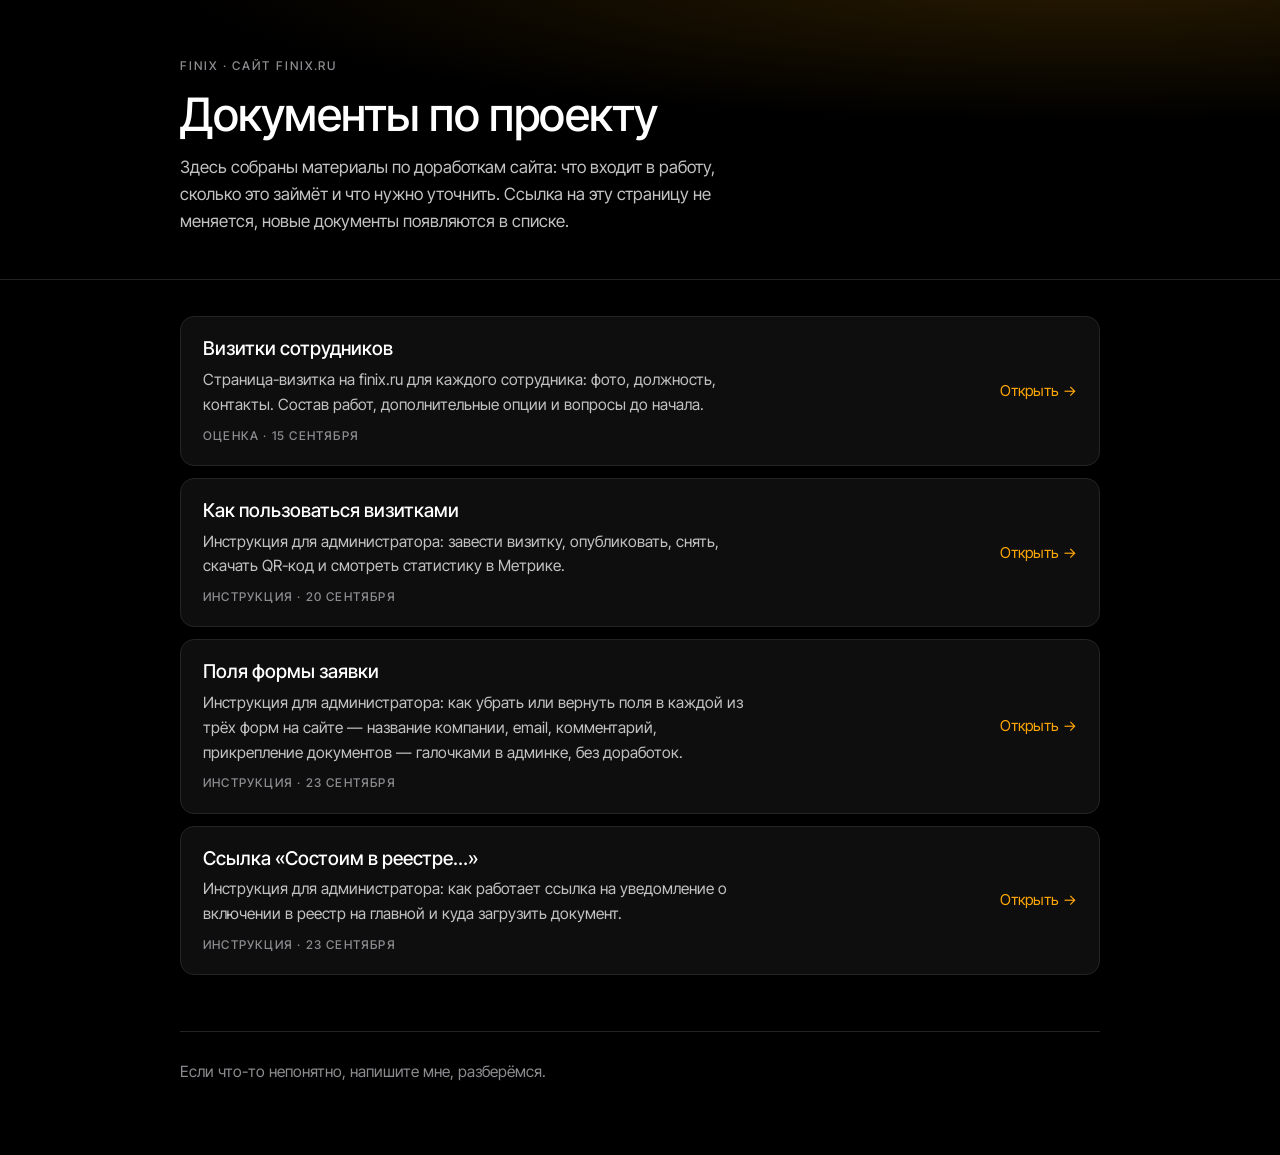
<file: index.html>
<!doctype html>
<html lang="ru">
<head>
<meta charset="utf-8">
<meta name="viewport" content="width=device-width, initial-scale=1">
<title>FINIX — документы по проекту</title>
<meta name="description" content="Материалы по сайту FINIX: состав работ, оценки и вопросы.">
<meta name="robots" content="noindex, nofollow">
<meta name="theme-color" content="#000000">
<meta property="og:title" content="FINIX — документы по проекту">
<meta property="og:description" content="Материалы по сайту FINIX: состав работ, оценки и вопросы.">
<meta property="og:type" content="website">
<meta property="og:locale" content="ru_RU">
<link rel="preconnect" href="https://fonts.googleapis.com">
<link rel="preconnect" href="https://fonts.gstatic.com" crossorigin>
<link rel="stylesheet" href="https://fonts.googleapis.com/css2?family=Inter+Tight:wght@400;500&display=swap">
<link rel="stylesheet" href="assets/style.css">
</head>
<body>

<header class="masthead">
  <div class="wrap">
    <div class="eyebrow">FINIX · сайт finix.ru</div>
    <h1>Документы по проекту</h1>
    <p>Здесь собраны материалы по доработкам сайта: что входит в работу, сколько это
       займёт и что нужно уточнить. Ссылка на эту страницу не меняется, новые документы
       появляются в списке.</p>
  </div>
</header>

<div class="wrap">
  <ul class="doc-list">
    <li class="doc-item">
      <a href="vizitki/">
        <span class="doc-name">Визитки сотрудников</span>
        <span class="doc-descr">Страница-визитка на finix.ru для каждого сотрудника: фото, должность,
          контакты. Состав работ, дополнительные опции и вопросы до начала.</span>
        <span class="doc-meta">Оценка · 15 сентября</span>
        <span class="doc-go">Открыть →</span>
      </a>
    </li>
    <li class="doc-item">
      <a href="vizitki-instrukciya/">
        <span class="doc-name">Как пользоваться визитками</span>
        <span class="doc-descr">Инструкция для администратора: завести визитку, опубликовать,
          снять, скачать QR-код и смотреть статистику в Метрике.</span>
        <span class="doc-meta">Инструкция · 20 сентября</span>
        <span class="doc-go">Открыть →</span>
      </a>
    </li>
    <li class="doc-item">
      <a href="formy-instrukciya/">
        <span class="doc-name">Поля формы заявки</span>
        <span class="doc-descr">Инструкция для администратора: как убрать или вернуть поля
          в каждой из трёх форм на сайте — название компании, email, комментарий, прикрепление
          документов — галочками в админке, без доработок.</span>
        <span class="doc-meta">Инструкция · 23 сентября</span>
        <span class="doc-go">Открыть →</span>
      </a>
    </li>
    <li class="doc-item">
      <a href="notice-instrukciya/">
        <span class="doc-name">Ссылка «Состоим в реестре…»</span>
        <span class="doc-descr">Инструкция для администратора: как работает ссылка на уведомление
          о включении в реестр на главной и куда загрузить документ.</span>
        <span class="doc-meta">Инструкция · 23 сентября</span>
        <span class="doc-go">Открыть →</span>
      </a>
    </li>
  </ul>

  <footer class="foot">
    <p>Если что-то непонятно, напишите мне, разберёмся.</p>
  </footer>
</div>

</body>
</html>
</file>
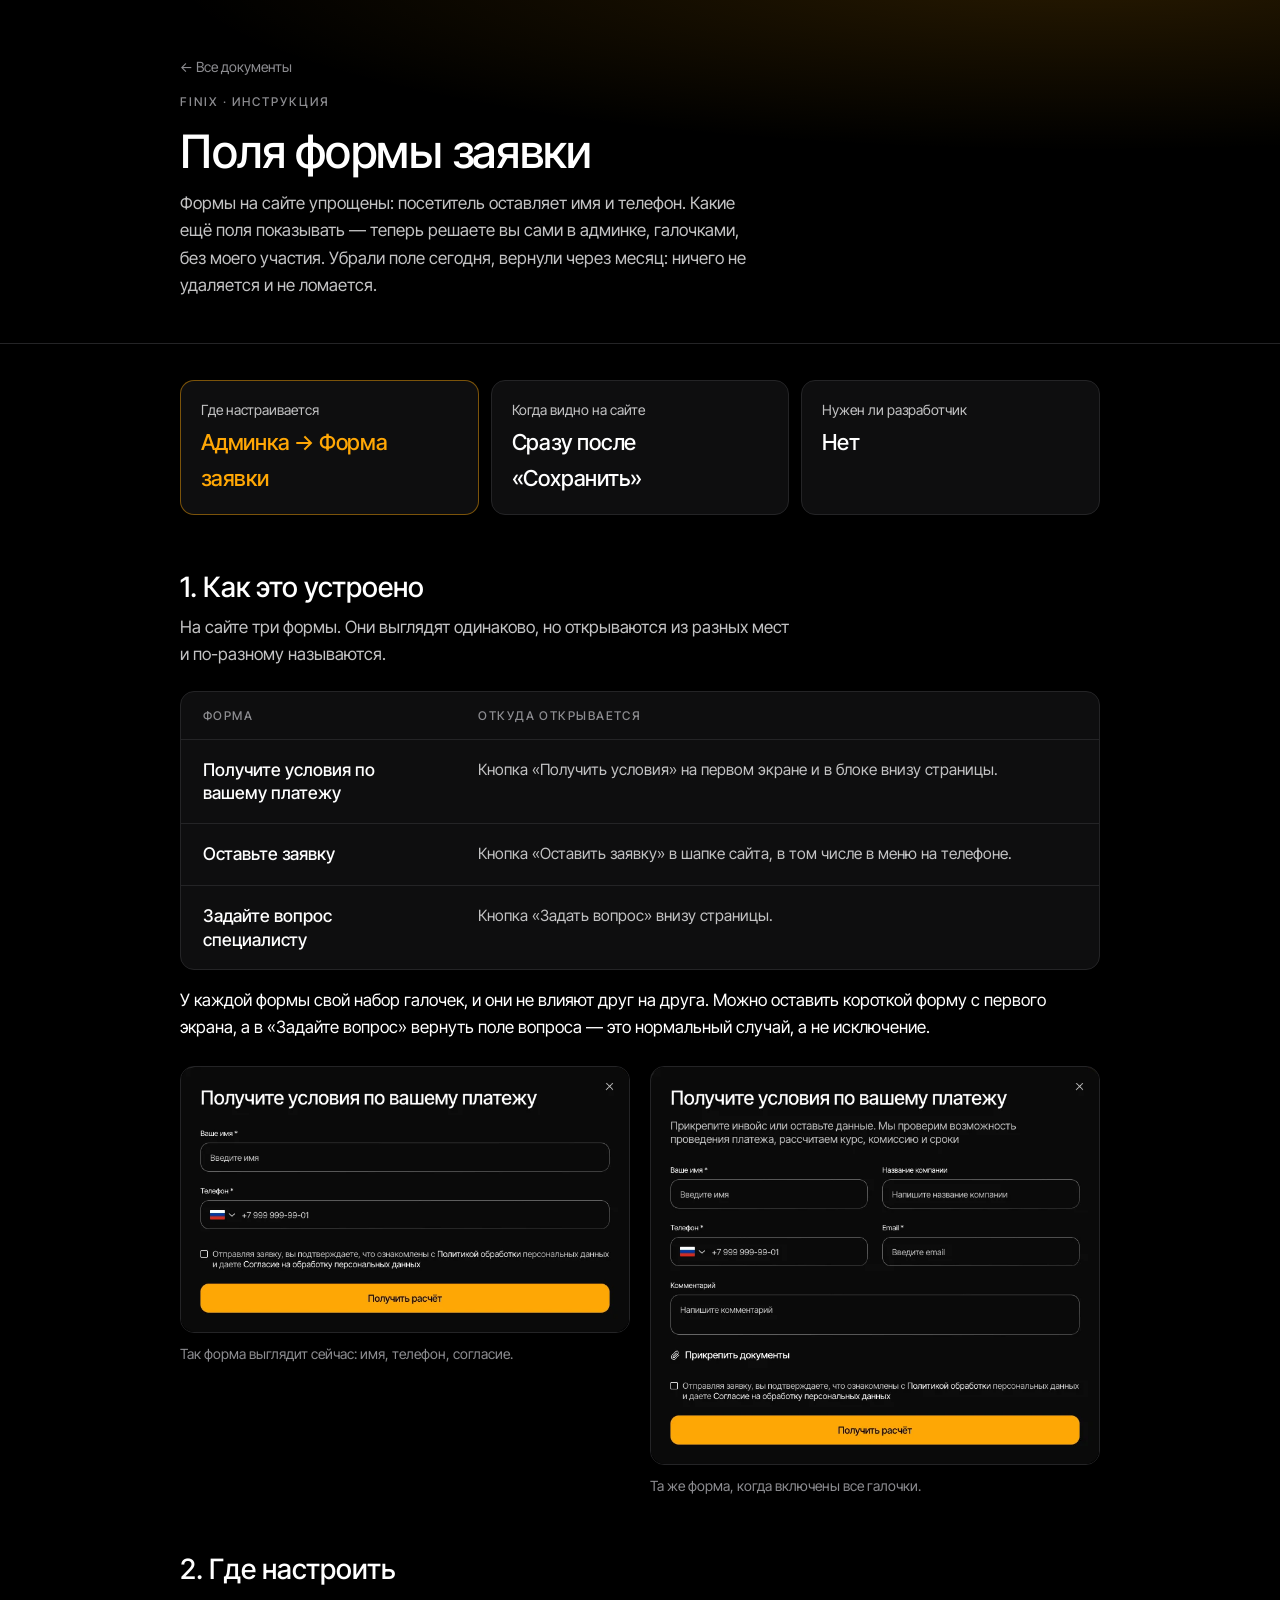
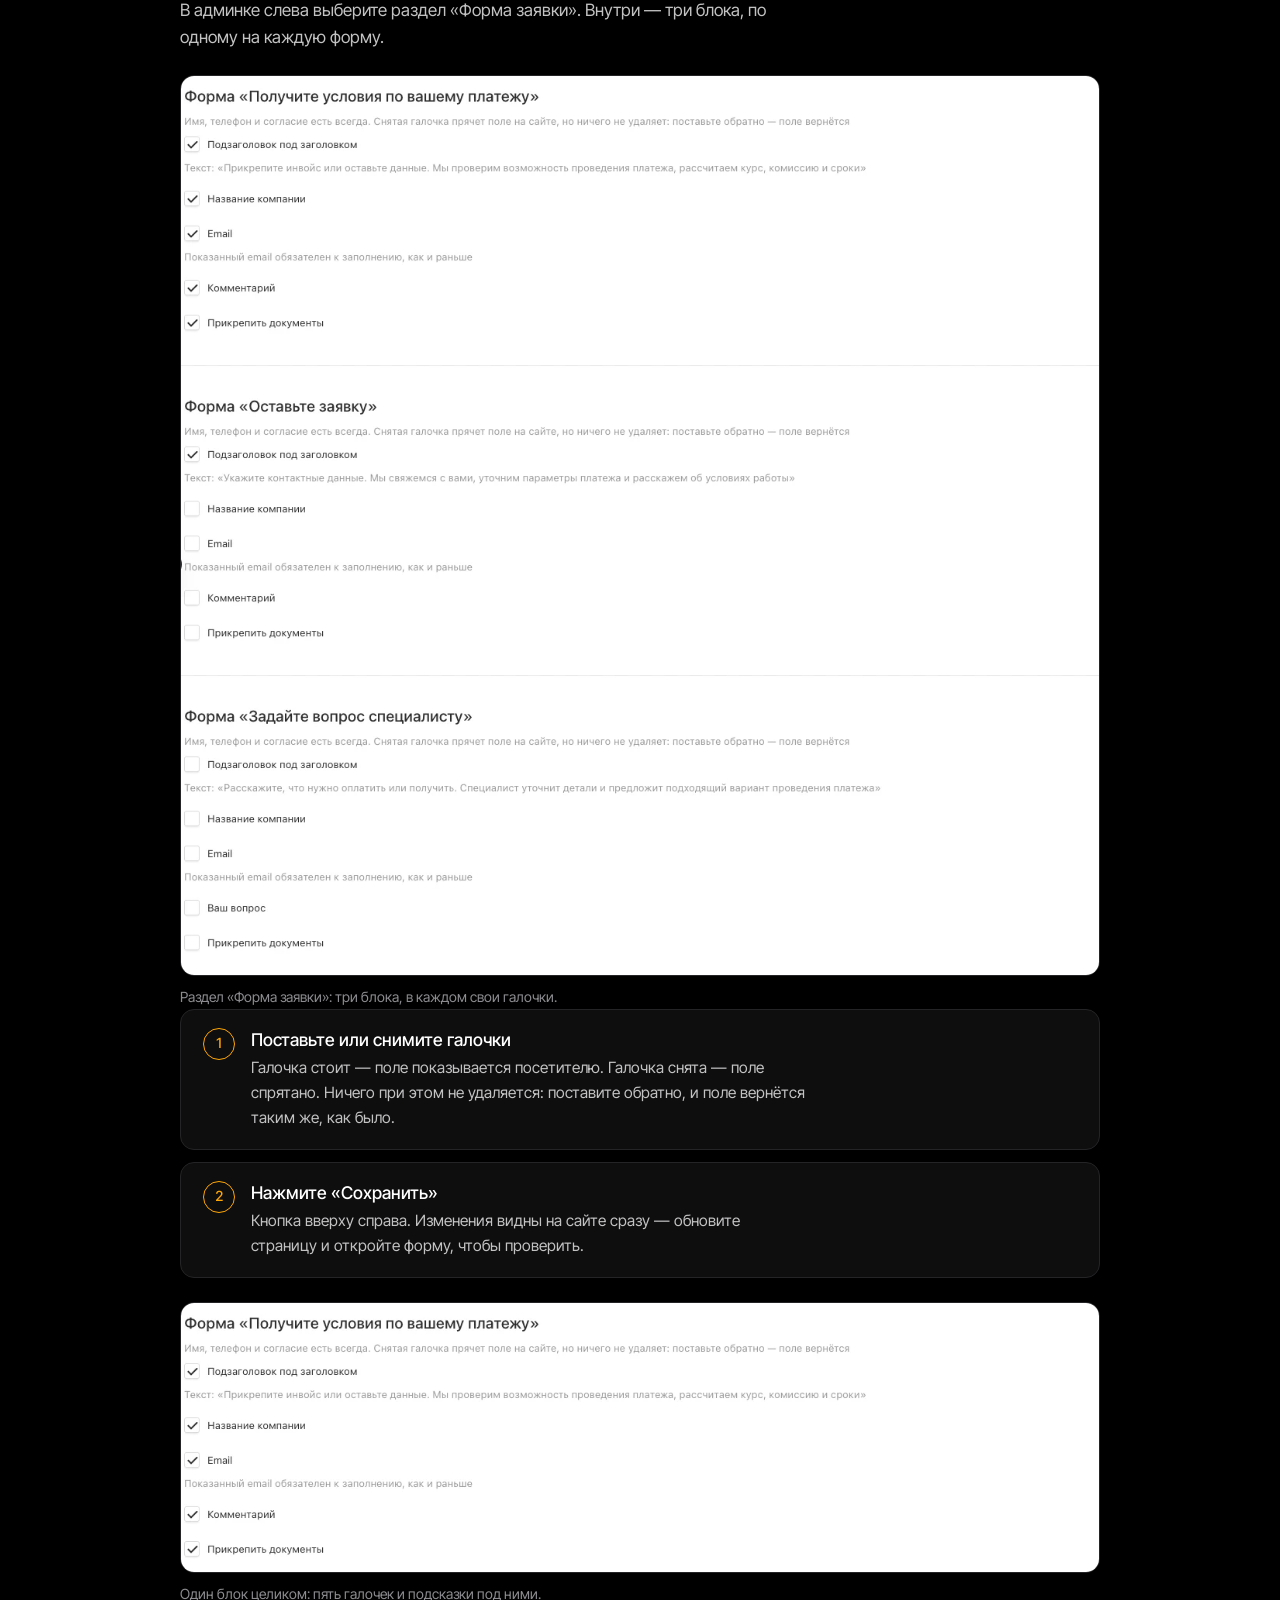
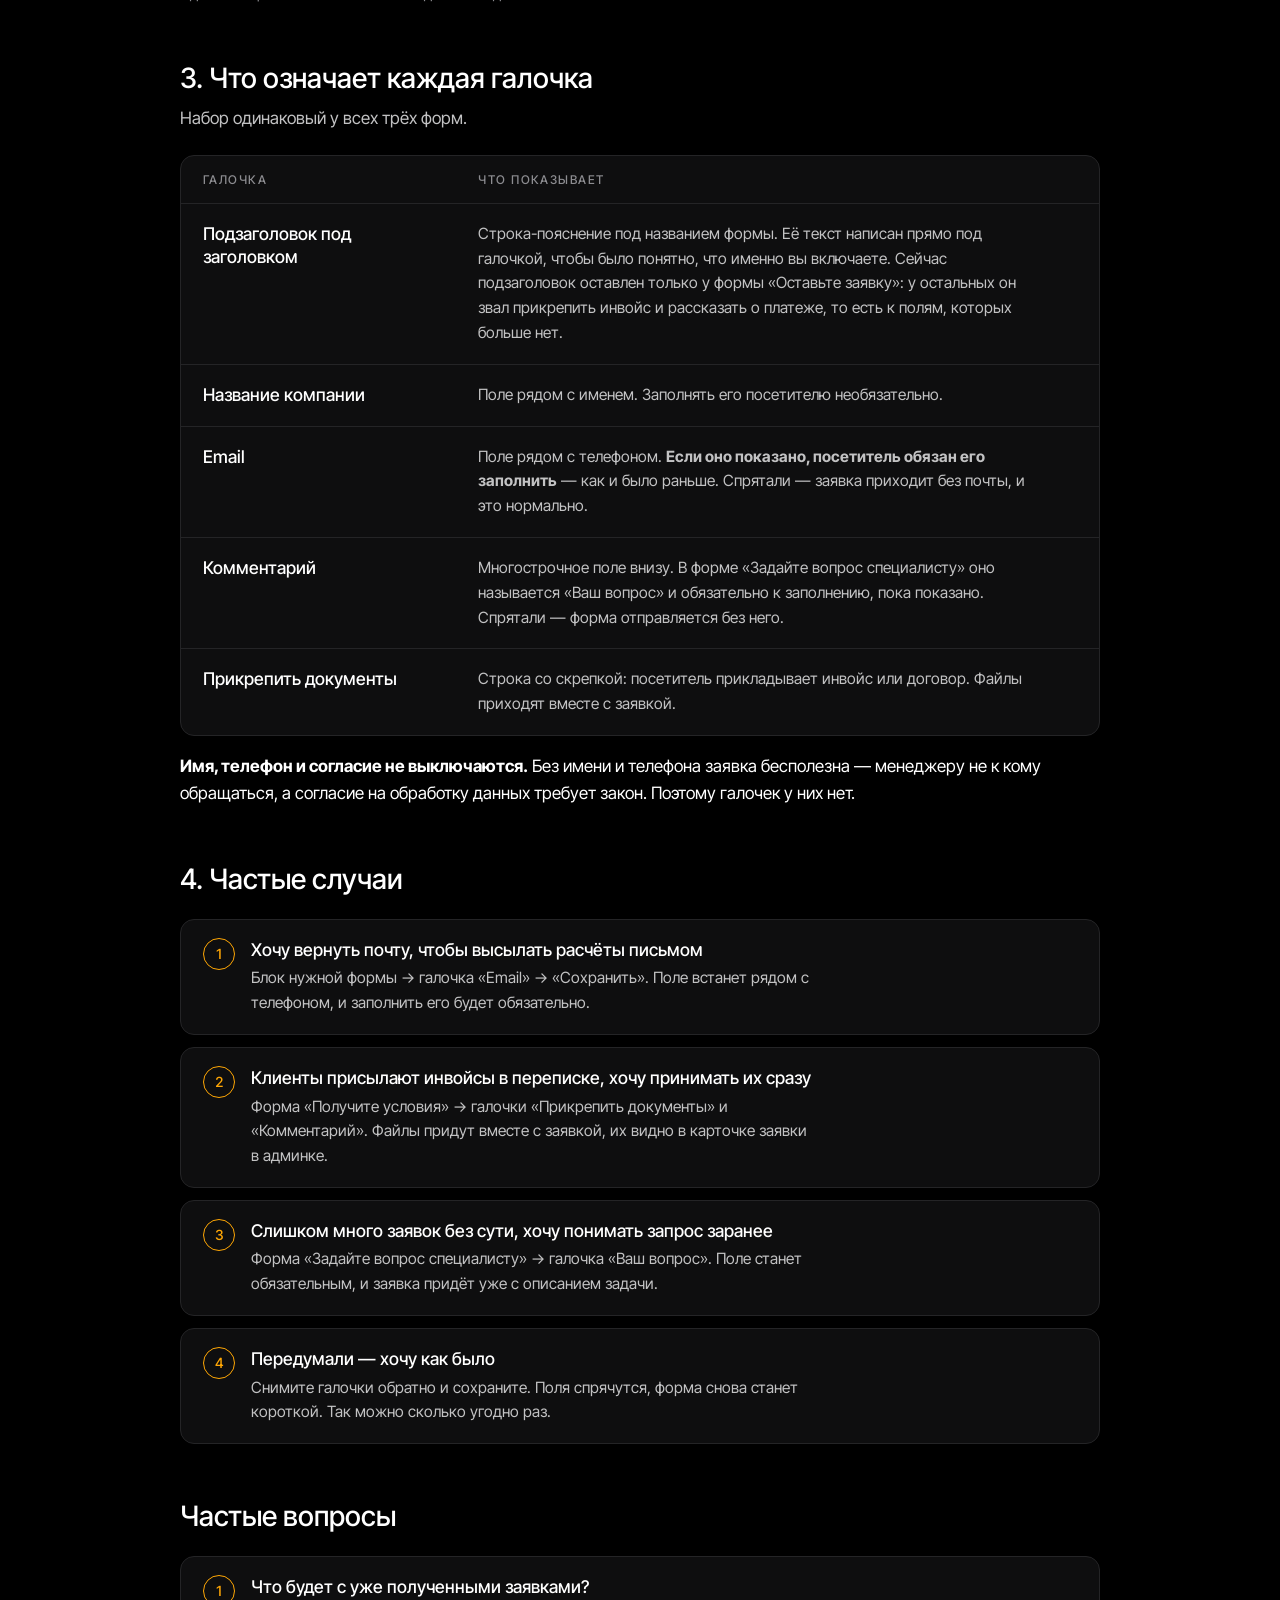
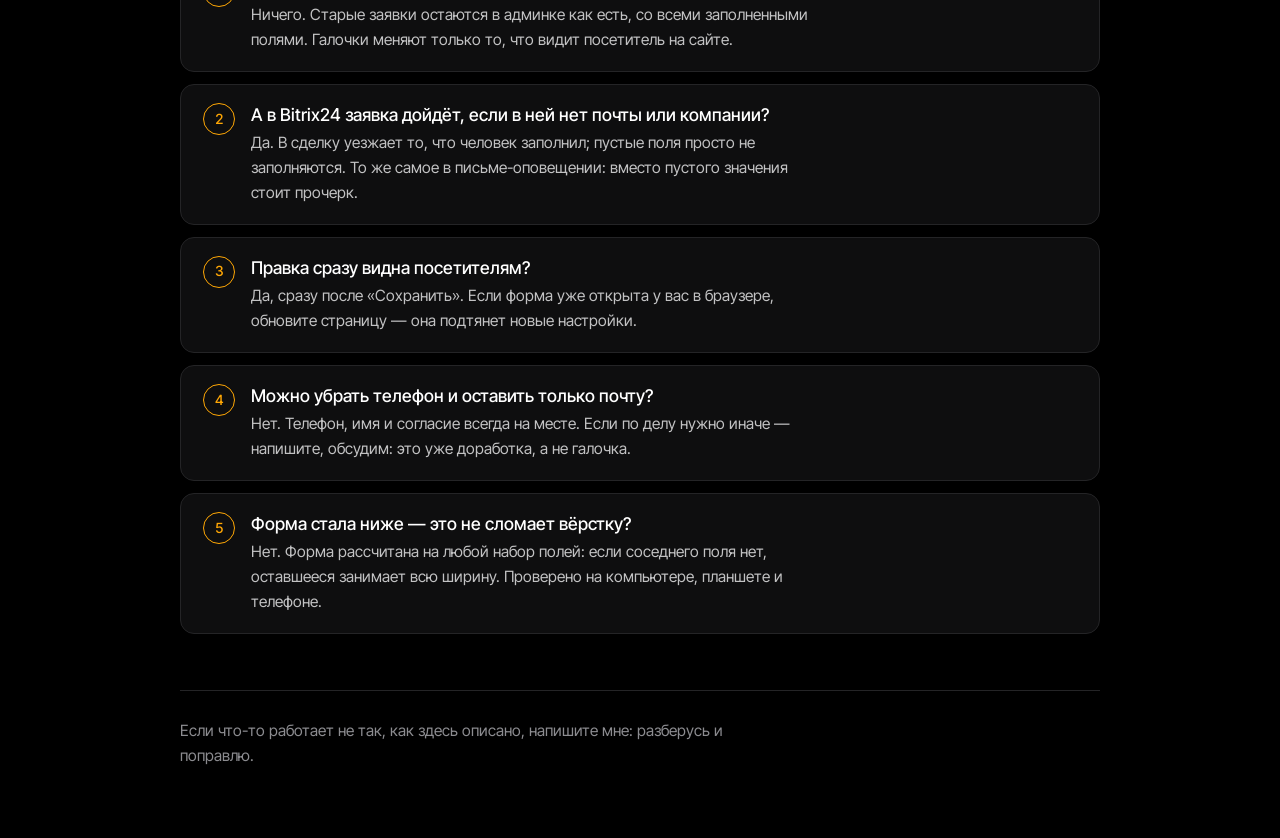
<file: formy-instrukciya/index.html>
<!doctype html>
<html lang="ru">
<head>
<meta charset="utf-8">
<meta name="viewport" content="width=device-width, initial-scale=1">
<title>FINIX — как настраивать поля формы заявки</title>
<meta name="description" content="Инструкция: как убрать или вернуть поля в формах заявки на сайте, не привлекая разработчика.">
<meta name="robots" content="noindex, nofollow">
<meta name="theme-color" content="#000000">
<meta property="og:title" content="FINIX — как настраивать поля формы заявки">
<meta property="og:description" content="Как убрать или вернуть поля в формах заявки на сайте, не привлекая разработчика.">
<meta property="og:type" content="article">
<meta property="og:locale" content="ru_RU">
<link rel="preconnect" href="https://fonts.googleapis.com">
<link rel="preconnect" href="https://fonts.gstatic.com" crossorigin>
<link rel="stylesheet" href="https://fonts.googleapis.com/css2?family=Inter+Tight:wght@400;500&display=swap">
<link rel="stylesheet" href="../assets/style.css">
<style>
  /* В этих плитках не числа, а слова: общий кегль 28px их не вмещает. */
  .tile b{font-size:clamp(16px,2.2vw,22px);overflow-wrap:anywhere}
  /* В общем стиле последняя колонка таблицы — часы: без переносов и по содержимому.
     Здесь в ней текст, поэтому правило снимается, иначе страница едет вбок. */
  .est th:last-child,.est td:last-child{text-align:left;white-space:normal;width:auto}
  .est td:first-child{width:30%;min-width:9ch}
  .est td:first-child .t{margin-bottom:0}
  /* Снимки экрана: светлые картинки админки на чёрном фоне выглядят вырвиглазно
     без рамки, поэтому у них подложка и скруглённый край, как у плиток. */
  .shot{margin:24px 0 0}
  .shot img{
    display:block;width:100%;height:auto;
    border:1px solid var(--line);border-radius:var(--radius);background:var(--surface);
  }
  .shot figcaption{margin-top:10px;font-size:14px;color:var(--ink-faint)}
  .shots-2{display:grid;grid-template-columns:repeat(2,minmax(0,1fr));gap:20px;margin-top:24px}
  .shots-2 .shot{margin:0}
  @media (max-width:640px){.shots-2{grid-template-columns:minmax(0,1fr)}}
</style>
</head>
<body>

<header class="masthead">
  <div class="wrap">
    <a class="backlink" href="../">← Все документы</a>
    <div class="eyebrow">FINIX · инструкция</div>
    <h1>Поля формы заявки</h1>
    <p>Формы на сайте упрощены: посетитель оставляет имя и телефон. Какие ещё поля показывать —
       теперь решаете вы сами в админке, галочками, без моего участия. Убрали поле сегодня,
       вернули через месяц: ничего не удаляется и не ломается.</p>
  </div>
</header>

<main class="wrap">

  <div class="summary">
    <div class="tile accent"><span>Где настраивается</span><b>Админка → Форма заявки</b></div>
    <div class="tile"><span>Когда видно на сайте</span><b>Сразу после «Сохранить»</b></div>
    <div class="tile"><span>Нужен ли разработчик</span><b>Нет</b></div>
  </div>

  <section class="part" id="kak-rabotaet">
    <div class="part-head">
      <h2>1. Как это устроено</h2>
      <p class="lead">На сайте три формы. Они выглядят одинаково, но открываются из разных мест
        и по-разному называются.</p>
    </div>

    <table class="est">
      <thead>
        <tr><th scope="col">Форма</th><th scope="col">Откуда открывается</th></tr>
      </thead>
      <tbody>
        <tr>
          <td><span class="t">Получите условия по вашему платежу</span></td>
          <td><span class="d">Кнопка «Получить условия» на первом экране и в блоке внизу
            страницы.</span></td>
        </tr>
        <tr>
          <td><span class="t">Оставьте заявку</span></td>
          <td><span class="d">Кнопка «Оставить заявку» в шапке сайта, в том числе в меню
            на телефоне.</span></td>
        </tr>
        <tr>
          <td><span class="t">Задайте вопрос специалисту</span></td>
          <td><span class="d">Кнопка «Задать вопрос» внизу страницы.</span></td>
        </tr>
      </tbody>
    </table>

    <p class="lead">У каждой формы свой набор галочек, и они не влияют друг на друга. Можно
      оставить короткой форму с первого экрана, а в «Задайте вопрос» вернуть поле вопроса —
      это нормальный случай, а не исключение.</p>

    <div class="shots-2">
      <figure class="shot">
        <img src="img/forma-korotkaya.webp" alt="Форма «Получите условия»: имя, телефон и согласие" width="738" height="438" loading="lazy">
        <figcaption>Так форма выглядит сейчас: имя, телефон, согласие.</figcaption>
      </figure>
      <figure class="shot">
        <img src="img/forma-polnaya.webp" alt="Та же форма с подзаголовком, названием компании, email, комментарием и кнопкой «Прикрепить документы»" width="738" height="654" loading="lazy">
        <figcaption>Та же форма, когда включены все галочки.</figcaption>
      </figure>
    </div>
  </section>

  <section class="part" id="gde-nastroit">
    <div class="part-head">
      <h2>2. Где настроить</h2>
      <p class="lead">В админке слева выберите раздел «Форма заявки». Внутри — три блока,
        по одному на каждую форму.</p>
    </div>

    <figure class="shot">
      <img src="img/admin-razdel.webp" alt="Раздел «Форма заявки» в админке: три блока с галочками — «Получите условия», «Оставьте заявку», «Задайте вопрос специалисту»" width="1184" height="1160" loading="lazy">
      <figcaption>Раздел «Форма заявки»: три блока, в каждом свои галочки.</figcaption>
    </figure>

    <ol class="questions">
      <li>
        <span class="t">Поставьте или снимите галочки</span>
        <div class="d">
          <p>Галочка стоит — поле показывается посетителю. Галочка снята — поле спрятано.
            Ничего при этом не удаляется: поставите обратно, и поле вернётся таким же,
            как было.</p>
        </div>
      </li>
      <li>
        <span class="t">Нажмите «Сохранить»</span>
        <div class="d">
          <p>Кнопка вверху справа. Изменения видны на сайте сразу — обновите страницу
            и откройте форму, чтобы проверить.</p>
        </div>
      </li>
    </ol>

    <figure class="shot">
      <img src="img/admin-gruppa.webp" alt="Блок настроек формы «Получите условия»: галочки подзаголовка, названия компании, email, комментария и прикрепления документов" width="1184" height="348" loading="lazy">
      <figcaption>Один блок целиком: пять галочек и подсказки под ними.</figcaption>
    </figure>
  </section>

  <section class="part" id="chto-za-galochki">
    <div class="part-head">
      <h2>3. Что означает каждая галочка</h2>
      <p class="lead">Набор одинаковый у всех трёх форм.</p>
    </div>

    <table class="est">
      <thead>
        <tr><th scope="col">Галочка</th><th scope="col">Что показывает</th></tr>
      </thead>
      <tbody>
        <tr>
          <td><span class="t">Подзаголовок под заголовком</span></td>
          <td><span class="d">Строка-пояснение под названием формы. Её текст написан прямо
            под галочкой, чтобы было понятно, что именно вы включаете. Сейчас подзаголовок
            оставлен только у формы «Оставьте заявку»: у остальных он звал прикрепить инвойс
            и рассказать о платеже, то есть к полям, которых больше нет.</span></td>
        </tr>
        <tr>
          <td><span class="t">Название компании</span></td>
          <td><span class="d">Поле рядом с именем. Заполнять его посетителю необязательно.</span></td>
        </tr>
        <tr>
          <td><span class="t">Email</span></td>
          <td><span class="d">Поле рядом с телефоном. <b>Если оно показано, посетитель обязан
            его заполнить</b> — как и было раньше. Спрятали — заявка приходит без почты,
            и это нормально.</span></td>
        </tr>
        <tr>
          <td><span class="t">Комментарий</span></td>
          <td><span class="d">Многострочное поле внизу. В форме «Задайте вопрос специалисту»
            оно называется «Ваш вопрос» и обязательно к заполнению, пока показано.
            Спрятали — форма отправляется без него.</span></td>
        </tr>
        <tr>
          <td><span class="t">Прикрепить документы</span></td>
          <td><span class="d">Строка со скрепкой: посетитель прикладывает инвойс или договор.
            Файлы приходят вместе с заявкой.</span></td>
        </tr>
      </tbody>
    </table>

    <p class="lead"><b>Имя, телефон и согласие не выключаются.</b> Без имени и телефона заявка
      бесполезна — менеджеру не к кому обращаться, а согласие на обработку данных требует закон.
      Поэтому галочек у них нет.</p>
  </section>

  <section class="part" id="primery">
    <div class="part-head">
      <h2>4. Частые случаи</h2>
    </div>

    <ol class="questions">
      <li>
        <span class="t">Хочу вернуть почту, чтобы высылать расчёты письмом</span>
        <div class="d">
          <p>Блок нужной формы → галочка «Email» → «Сохранить». Поле встанет рядом с телефоном,
            и заполнить его будет обязательно.</p>
        </div>
      </li>
      <li>
        <span class="t">Клиенты присылают инвойсы в переписке, хочу принимать их сразу</span>
        <div class="d">
          <p>Форма «Получите условия» → галочки «Прикрепить документы» и «Комментарий».
            Файлы придут вместе с заявкой, их видно в карточке заявки в админке.</p>
        </div>
      </li>
      <li>
        <span class="t">Слишком много заявок без сути, хочу понимать запрос заранее</span>
        <div class="d">
          <p>Форма «Задайте вопрос специалисту» → галочка «Ваш вопрос». Поле станет обязательным,
            и заявка придёт уже с описанием задачи.</p>
        </div>
      </li>
      <li>
        <span class="t">Передумали — хочу как было</span>
        <div class="d">
          <p>Снимите галочки обратно и сохраните. Поля спрячутся, форма снова станет короткой.
            Так можно сколько угодно раз.</p>
        </div>
      </li>
    </ol>
  </section>

  <section class="part" id="faq">
    <div class="part-head">
      <h2>Частые вопросы</h2>
    </div>

    <ol class="questions">
      <li>
        <span class="t">Что будет с уже полученными заявками?</span>
        <div class="d">
          <p>Ничего. Старые заявки остаются в админке как есть, со всеми заполненными полями.
            Галочки меняют только то, что видит посетитель на сайте.</p>
        </div>
      </li>
      <li>
        <span class="t">А в Bitrix24 заявка дойдёт, если в ней нет почты или компании?</span>
        <div class="d">
          <p>Да. В сделку уезжает то, что человек заполнил; пустые поля просто не заполняются.
            То же самое в письме-оповещении: вместо пустого значения стоит прочерк.</p>
        </div>
      </li>
      <li>
        <span class="t">Правка сразу видна посетителям?</span>
        <div class="d">
          <p>Да, сразу после «Сохранить». Если форма уже открыта у вас в браузере, обновите
            страницу — она подтянет новые настройки.</p>
        </div>
      </li>
      <li>
        <span class="t">Можно убрать телефон и оставить только почту?</span>
        <div class="d">
          <p>Нет. Телефон, имя и согласие всегда на месте. Если по делу нужно иначе — напишите,
            обсудим: это уже доработка, а не галочка.</p>
        </div>
      </li>
      <li>
        <span class="t">Форма стала ниже — это не сломает вёрстку?</span>
        <div class="d">
          <p>Нет. Форма рассчитана на любой набор полей: если соседнего поля нет, оставшееся
            занимает всю ширину. Проверено на компьютере, планшете и телефоне.</p>
        </div>
      </li>
    </ol>
  </section>

  <footer class="foot">
    <p>Если что-то работает не так, как здесь описано, напишите мне: разберусь и поправлю.</p>
  </footer>

</main>

</body>
</html>
</file>
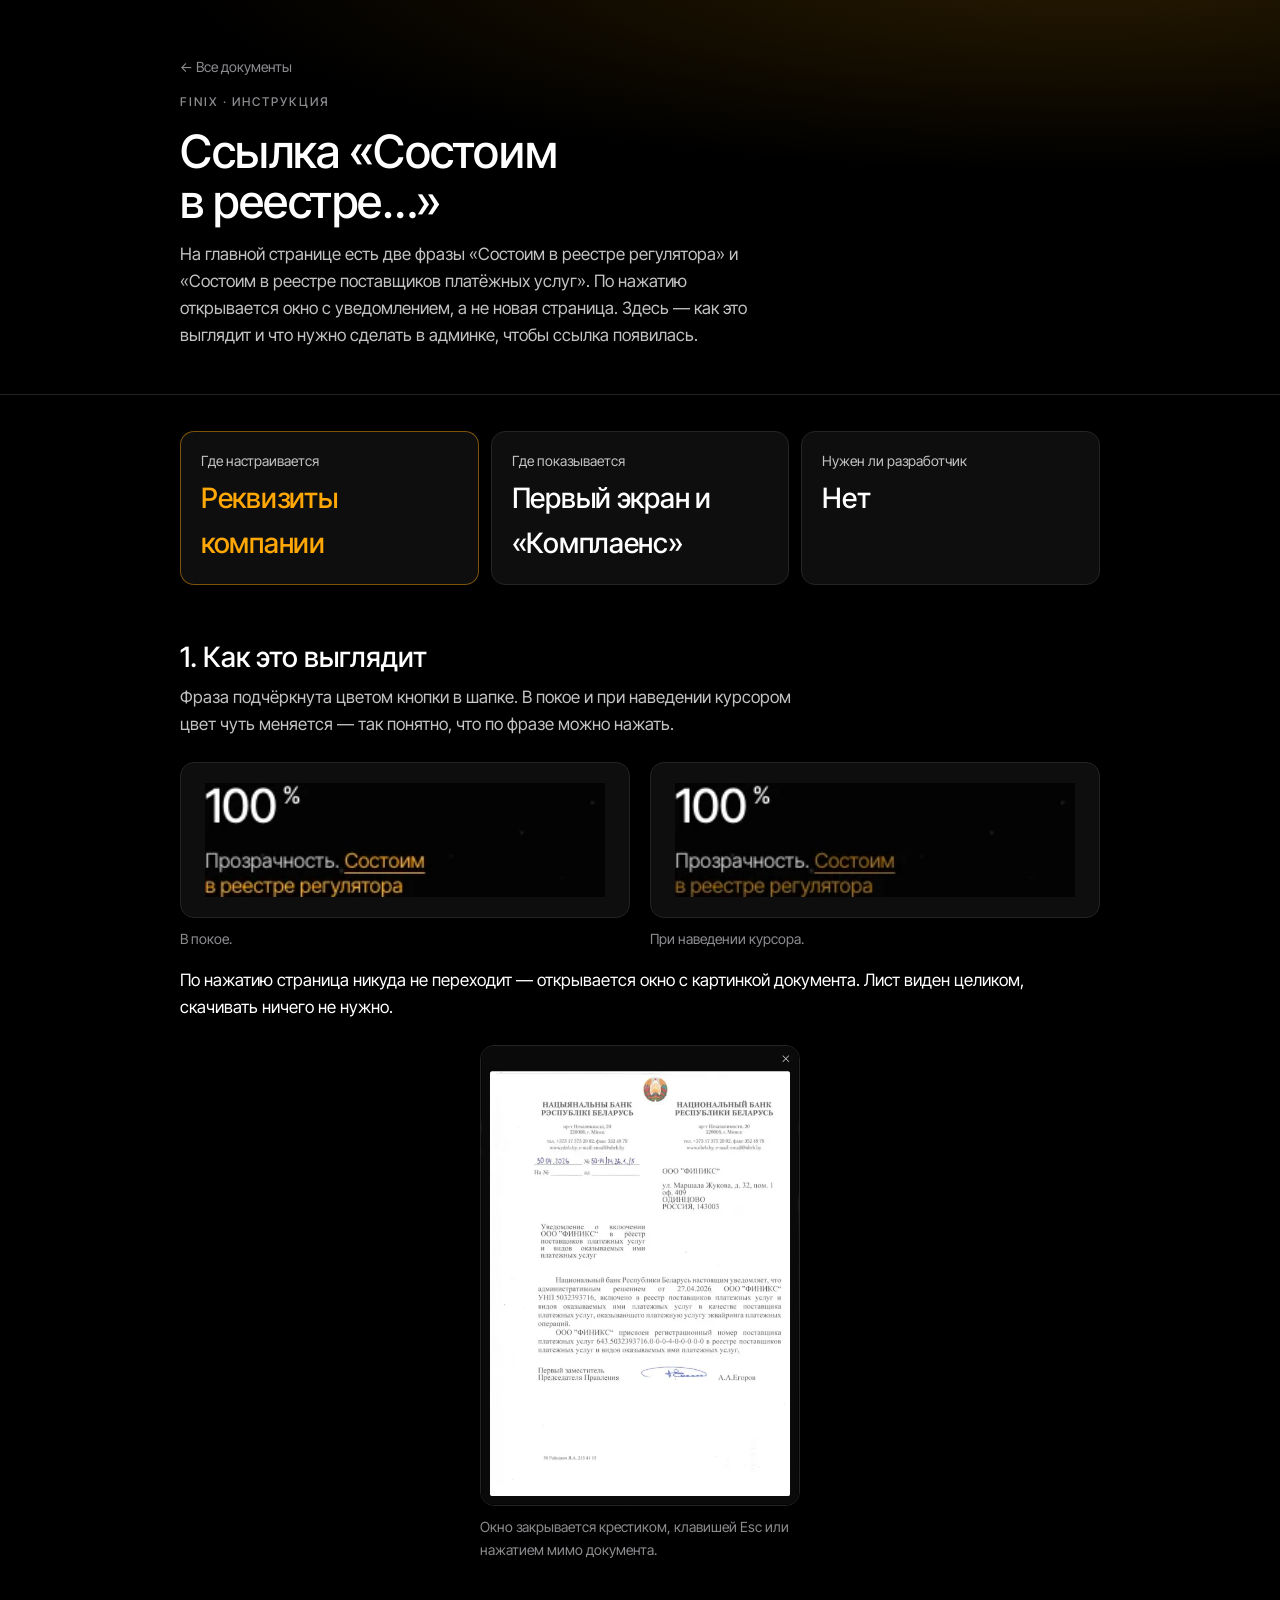
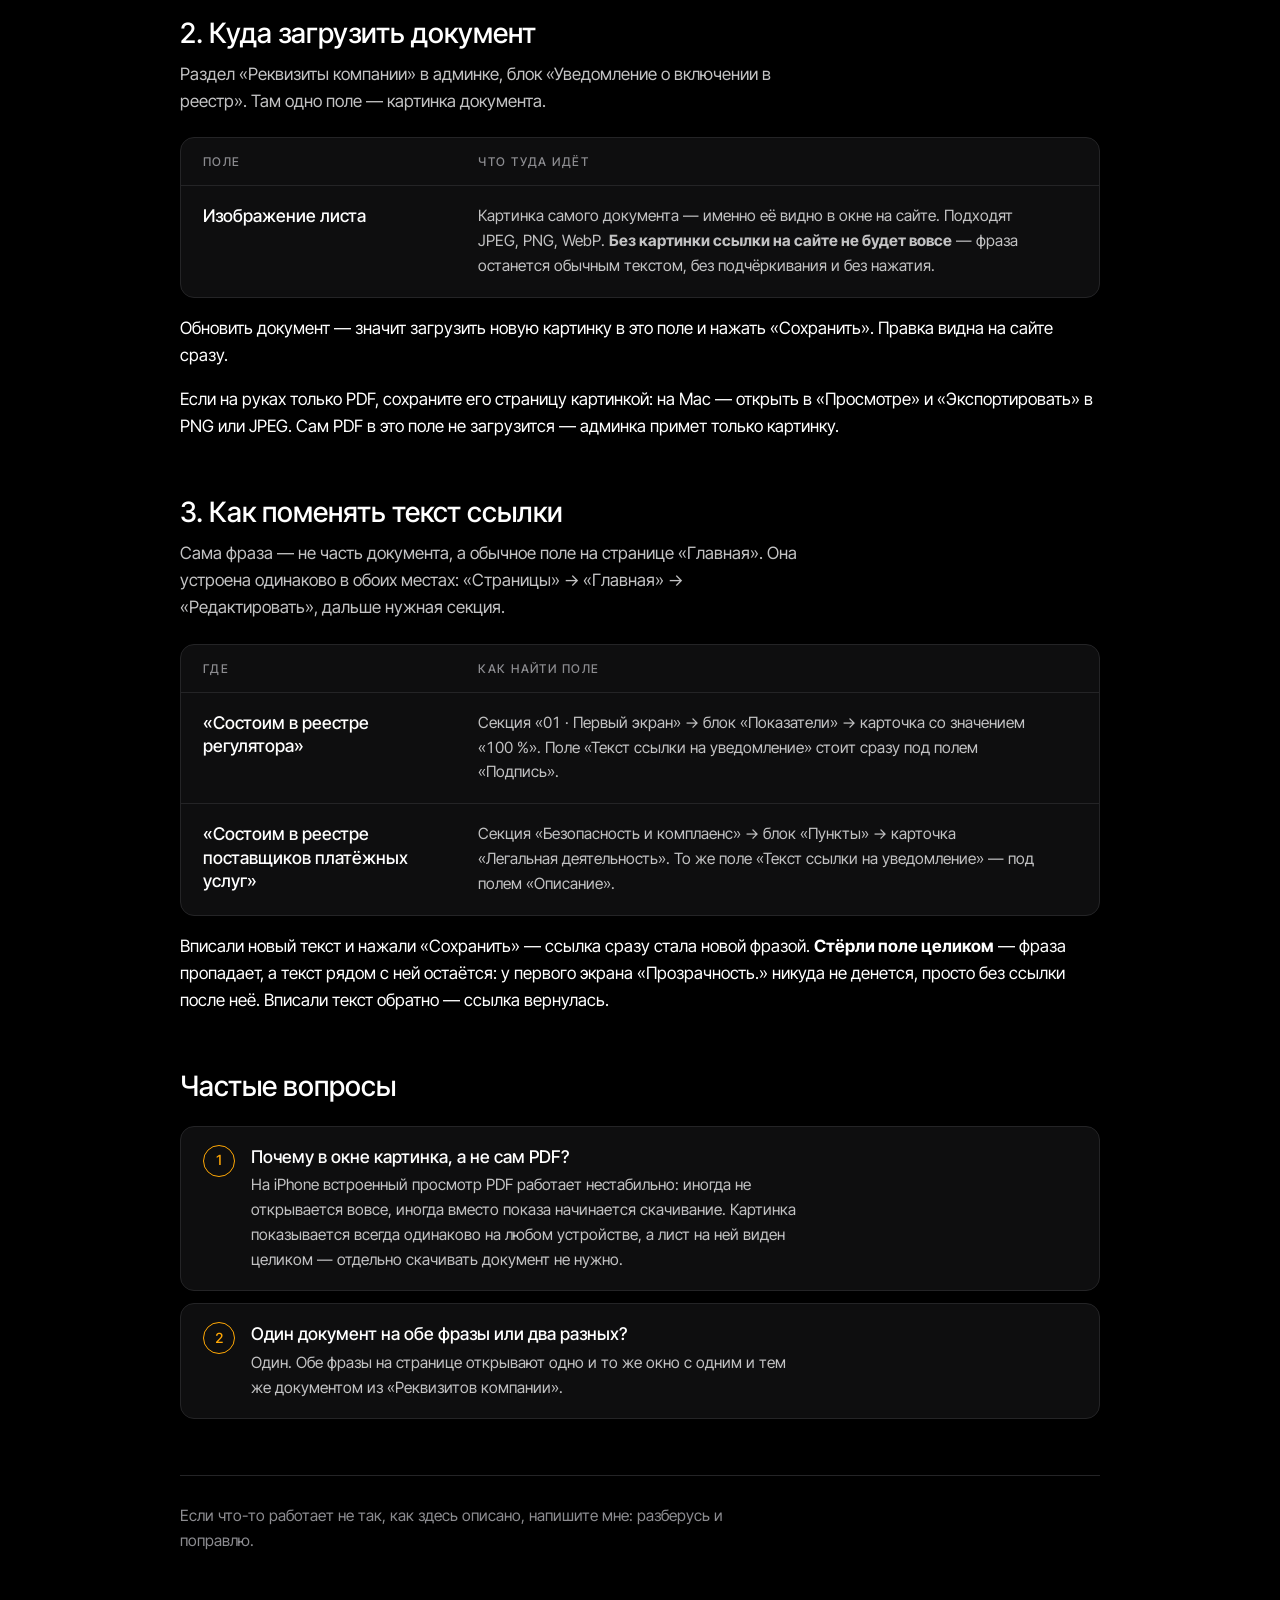
<file: notice-instrukciya/index.html>
<!doctype html>
<html lang="ru">
<head>
<meta charset="utf-8">
<meta name="viewport" content="width=device-width, initial-scale=1">
<title>FINIX — как работает ссылка на уведомление о реестре</title>
<meta name="description" content="Инструкция: как устроена ссылка «Состоим в реестре…» на сайте и как загрузить или обновить документ в админке.">
<meta name="robots" content="noindex, nofollow">
<meta name="theme-color" content="#000000">
<meta property="og:title" content="FINIX — как работает ссылка на уведомление о реестре">
<meta property="og:description" content="Как устроена ссылка «Состоим в реестре…» на сайте и как загрузить или обновить документ в админке.">
<meta property="og:type" content="article">
<meta property="og:locale" content="ru_RU">
<link rel="preconnect" href="https://fonts.googleapis.com">
<link rel="preconnect" href="https://fonts.gstatic.com" crossorigin>
<link rel="stylesheet" href="https://fonts.googleapis.com/css2?family=Inter+Tight:wght@400;500&display=swap">
<link rel="stylesheet" href="../assets/style.css">
<style>
  .est th:last-child,.est td:last-child{text-align:left;white-space:normal;width:auto}
  .est td:first-child{width:30%;min-width:9ch}
  .est td:first-child .t{margin-bottom:0}
  .shot{margin:24px 0 0}
  .shot img{
    display:block;width:100%;height:auto;
    border:1px solid var(--line);border-radius:var(--radius);background:var(--surface-2);
  }
  .shot figcaption{margin-top:10px;font-size:14px;color:var(--ink-faint)}
  .shots-2{display:grid;grid-template-columns:repeat(2,minmax(0,1fr));gap:20px;margin-top:24px}
  .shots-2 .shot{margin:0}
  .shots-2 img{background:#0e0e0f;padding:20px 24px}
  @media (max-width:640px){.shots-2{grid-template-columns:minmax(0,1fr)}}
  .shot-dialog{max-width:320px;margin-inline:auto}
</style>
</head>
<body>

<header class="masthead">
  <div class="wrap">
    <a class="backlink" href="../">← Все документы</a>
    <div class="eyebrow">FINIX · инструкция</div>
    <h1>Ссылка «Состоим в реестре…»</h1>
    <p>На главной странице есть две фразы «Состоим в реестре регулятора» и «Состоим в реестре
       поставщиков платёжных услуг». По нажатию открывается окно с уведомлением, а не новая
       страница. Здесь — как это выглядит и что нужно сделать в админке, чтобы ссылка появилась.</p>
  </div>
</header>

<main class="wrap">

  <div class="summary">
    <div class="tile accent"><span>Где настраивается</span><b>Реквизиты компании</b></div>
    <div class="tile"><span>Где показывается</span><b>Первый экран и «Комплаенс»</b></div>
    <div class="tile"><span>Нужен ли разработчик</span><b>Нет</b></div>
  </div>

  <section class="part" id="kak-vyglyadit">
    <div class="part-head">
      <h2>1. Как это выглядит</h2>
      <p class="lead">Фраза подчёркнута цветом кнопки в шапке. В покое и при наведении курсором
        цвет чуть меняется — так понятно, что по фразе можно нажать.</p>
    </div>

    <div class="shots-2">
      <figure class="shot">
        <img src="img/ssylka-pokoy.webp" alt="Фраза «Состоим в реестре регулятора» на сайте в покое, подчёркнута оранжевым" width="276" height="78" loading="lazy">
        <figcaption>В покое.</figcaption>
      </figure>
      <figure class="shot">
        <img src="img/ssylka-navedenie.webp" alt="Та же фраза при наведении курсора — цвет чуть приглушается" width="276" height="78" loading="lazy">
        <figcaption>При наведении курсора.</figcaption>
      </figure>
    </div>

    <p class="lead">По нажатию страница никуда не переходит — открывается окно с картинкой
      документа. Лист виден целиком, скачивать ничего не нужно.</p>

    <figure class="shot shot-dialog">
      <img src="img/okno.webp" alt="Окно с уведомлением Национального банка о включении ООО «ФИНИКС» в реестр" width="602" height="869" loading="lazy">
      <figcaption>Окно закрывается крестиком, клавишей Esc или нажатием мимо документа.</figcaption>
    </figure>
  </section>

  <section class="part" id="gde-zagruzit">
    <div class="part-head">
      <h2>2. Куда загрузить документ</h2>
      <p class="lead">Раздел «Реквизиты компании» в админке, блок «Уведомление о включении
        в реестр». Там одно поле — картинка документа.</p>
    </div>

    <table class="est">
      <thead>
        <tr><th scope="col">Поле</th><th scope="col">Что туда идёт</th></tr>
      </thead>
      <tbody>
        <tr>
          <td><span class="t">Изображение листа</span></td>
          <td><span class="d">Картинка самого документа — именно её видно в окне на сайте.
            Подходят JPEG, PNG, WebP. <b>Без картинки ссылки на сайте не будет вовсе</b> —
            фраза останется обычным текстом, без подчёркивания и без нажатия.</span></td>
        </tr>
      </tbody>
    </table>

    <p class="lead">Обновить документ — значит загрузить новую картинку в это поле
      и нажать «Сохранить». Правка видна на сайте сразу.</p>
    <p class="lead">Если на руках только PDF, сохраните его страницу картинкой: на Mac —
      открыть в «Просмотре» и «Экспортировать» в PNG или JPEG. Сам PDF в это поле
      не загрузится — админка примет только картинку.</p>
  </section>

  <section class="part" id="tekst-ssylki">
    <div class="part-head">
      <h2>3. Как поменять текст ссылки</h2>
      <p class="lead">Сама фраза — не часть документа, а обычное поле на странице «Главная».
        Она устроена одинаково в обоих местах: «Страницы» → «Главная» → «Редактировать»,
        дальше нужная секция.</p>
    </div>

    <table class="est">
      <thead>
        <tr><th scope="col">Где</th><th scope="col">Как найти поле</th></tr>
      </thead>
      <tbody>
        <tr>
          <td><span class="t">«Состоим в реестре регулятора»</span></td>
          <td><span class="d">Секция «01 · Первый экран» → блок «Показатели» → карточка
            со значением «100 %». Поле «Текст ссылки на уведомление» стоит сразу под полем
            «Подпись».</span></td>
        </tr>
        <tr>
          <td><span class="t">«Состоим в реестре поставщиков платёжных услуг»</span></td>
          <td><span class="d">Секция «Безопасность и комплаенс» → блок «Пункты» → карточка
            «Легальная деятельность». То же поле «Текст ссылки на уведомление» — под полем
            «Описание».</span></td>
        </tr>
      </tbody>
    </table>

    <p class="lead">Вписали новый текст и нажали «Сохранить» — ссылка сразу стала новой фразой.
      <b>Стёрли поле целиком</b> — фраза пропадает, а текст рядом с ней остаётся: у первого
      экрана «Прозрачность.» никуда не денется, просто без ссылки после неё. Вписали текст
      обратно — ссылка вернулась.</p>
  </section>

  <section class="part" id="faq">
    <div class="part-head">
      <h2>Частые вопросы</h2>
    </div>

    <ol class="questions">
      <li>
        <span class="t">Почему в окне картинка, а не сам PDF?</span>
        <div class="d">
          <p>На iPhone встроенный просмотр PDF работает нестабильно: иногда не открывается
            вовсе, иногда вместо показа начинается скачивание. Картинка показывается всегда
            одинаково на любом устройстве, а лист на ней виден целиком — отдельно скачивать
            документ не нужно.</p>
        </div>
      </li>
      <li>
        <span class="t">Один документ на обе фразы или два разных?</span>
        <div class="d">
          <p>Один. Обе фразы на странице открывают одно и то же окно с одним и тем же
            документом из «Реквизитов компании».</p>
        </div>
      </li>
    </ol>
  </section>

  <footer class="foot">
    <p>Если что-то работает не так, как здесь описано, напишите мне: разберусь и поправлю.</p>
  </footer>

</main>

</body>
</html>
</file>
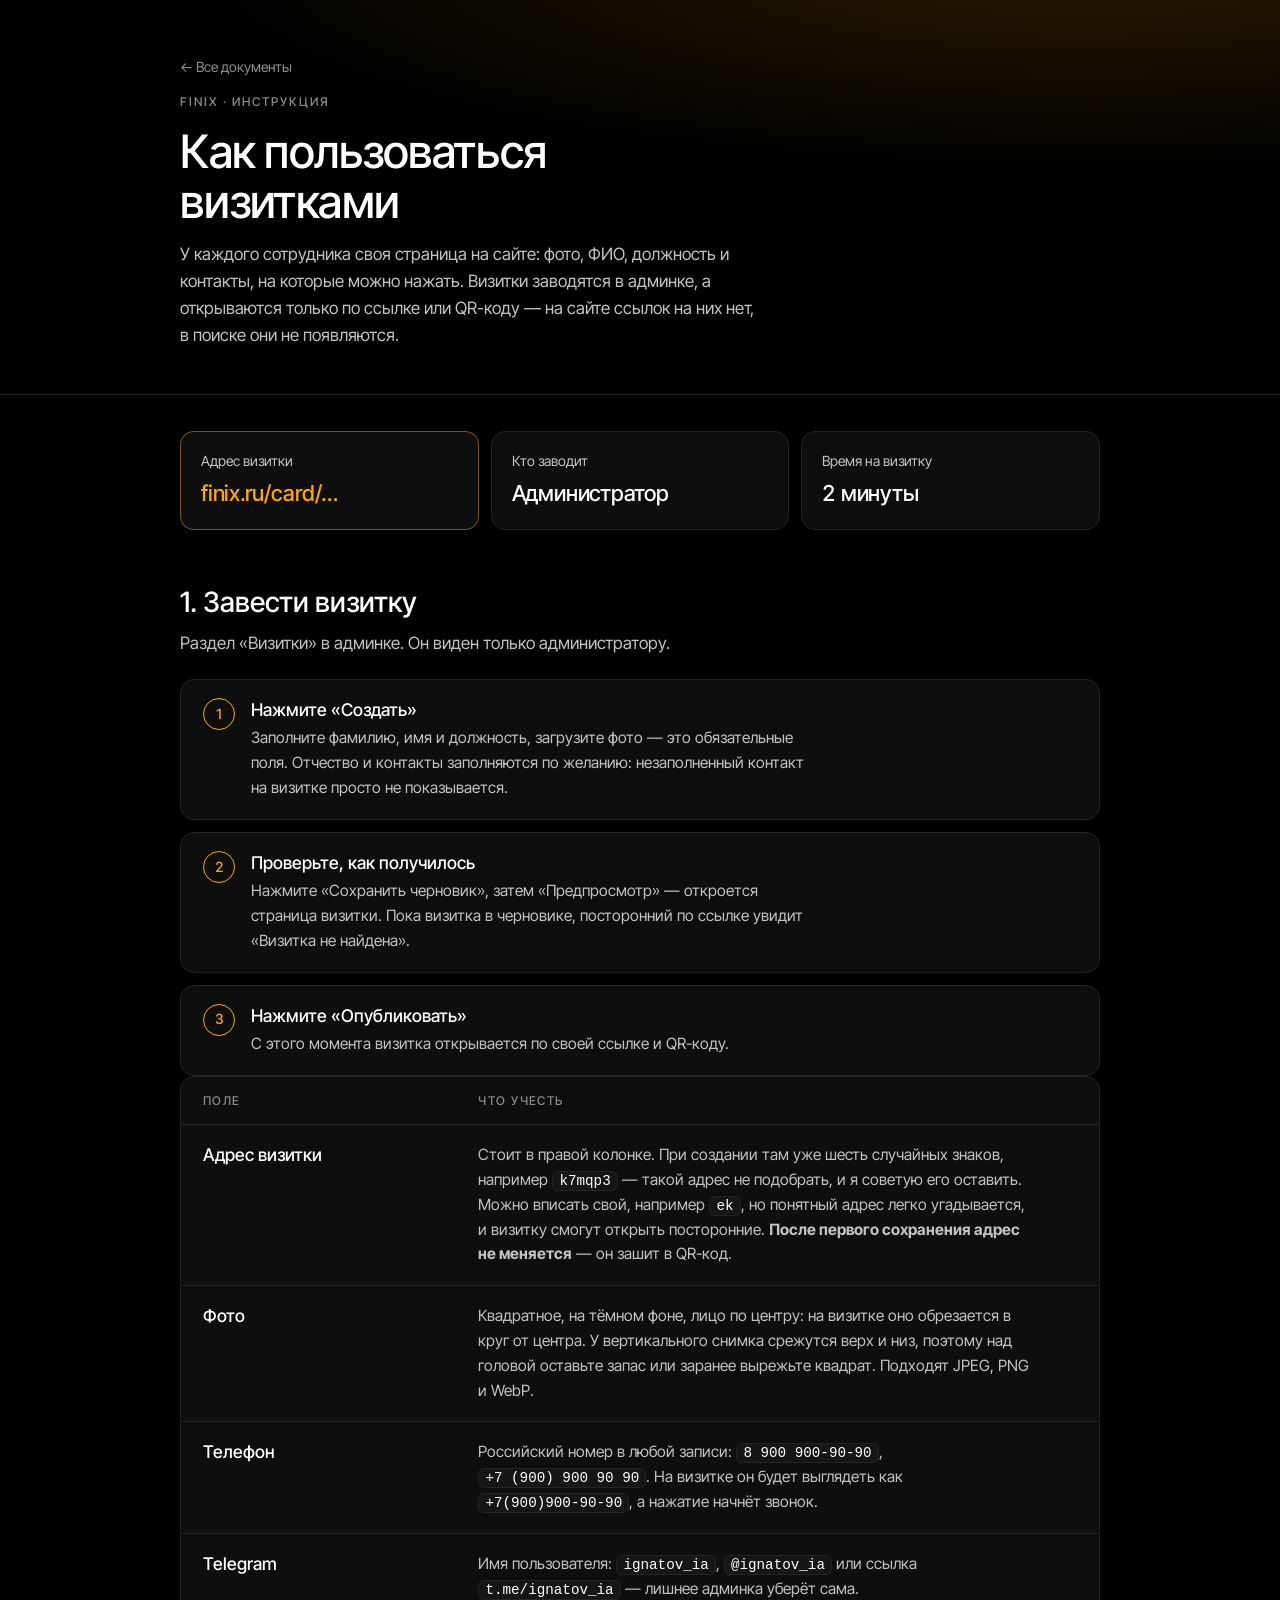
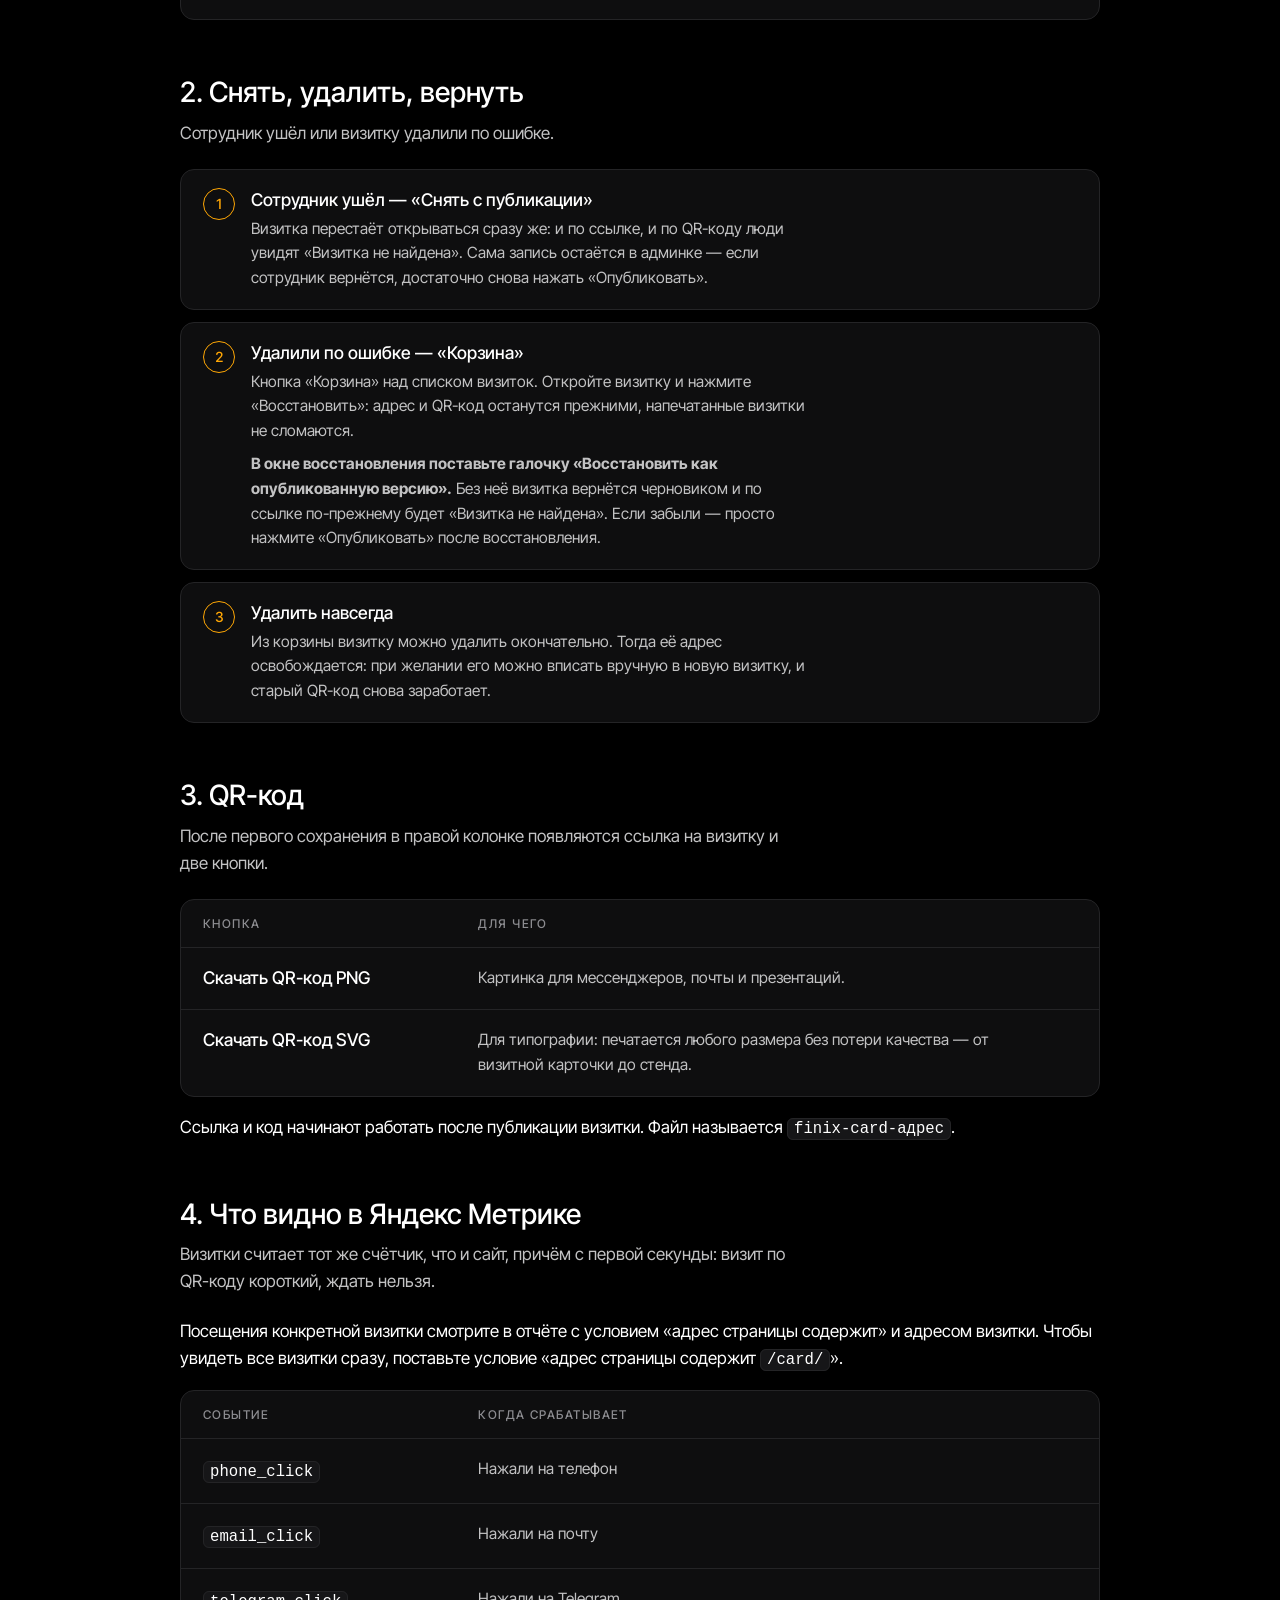
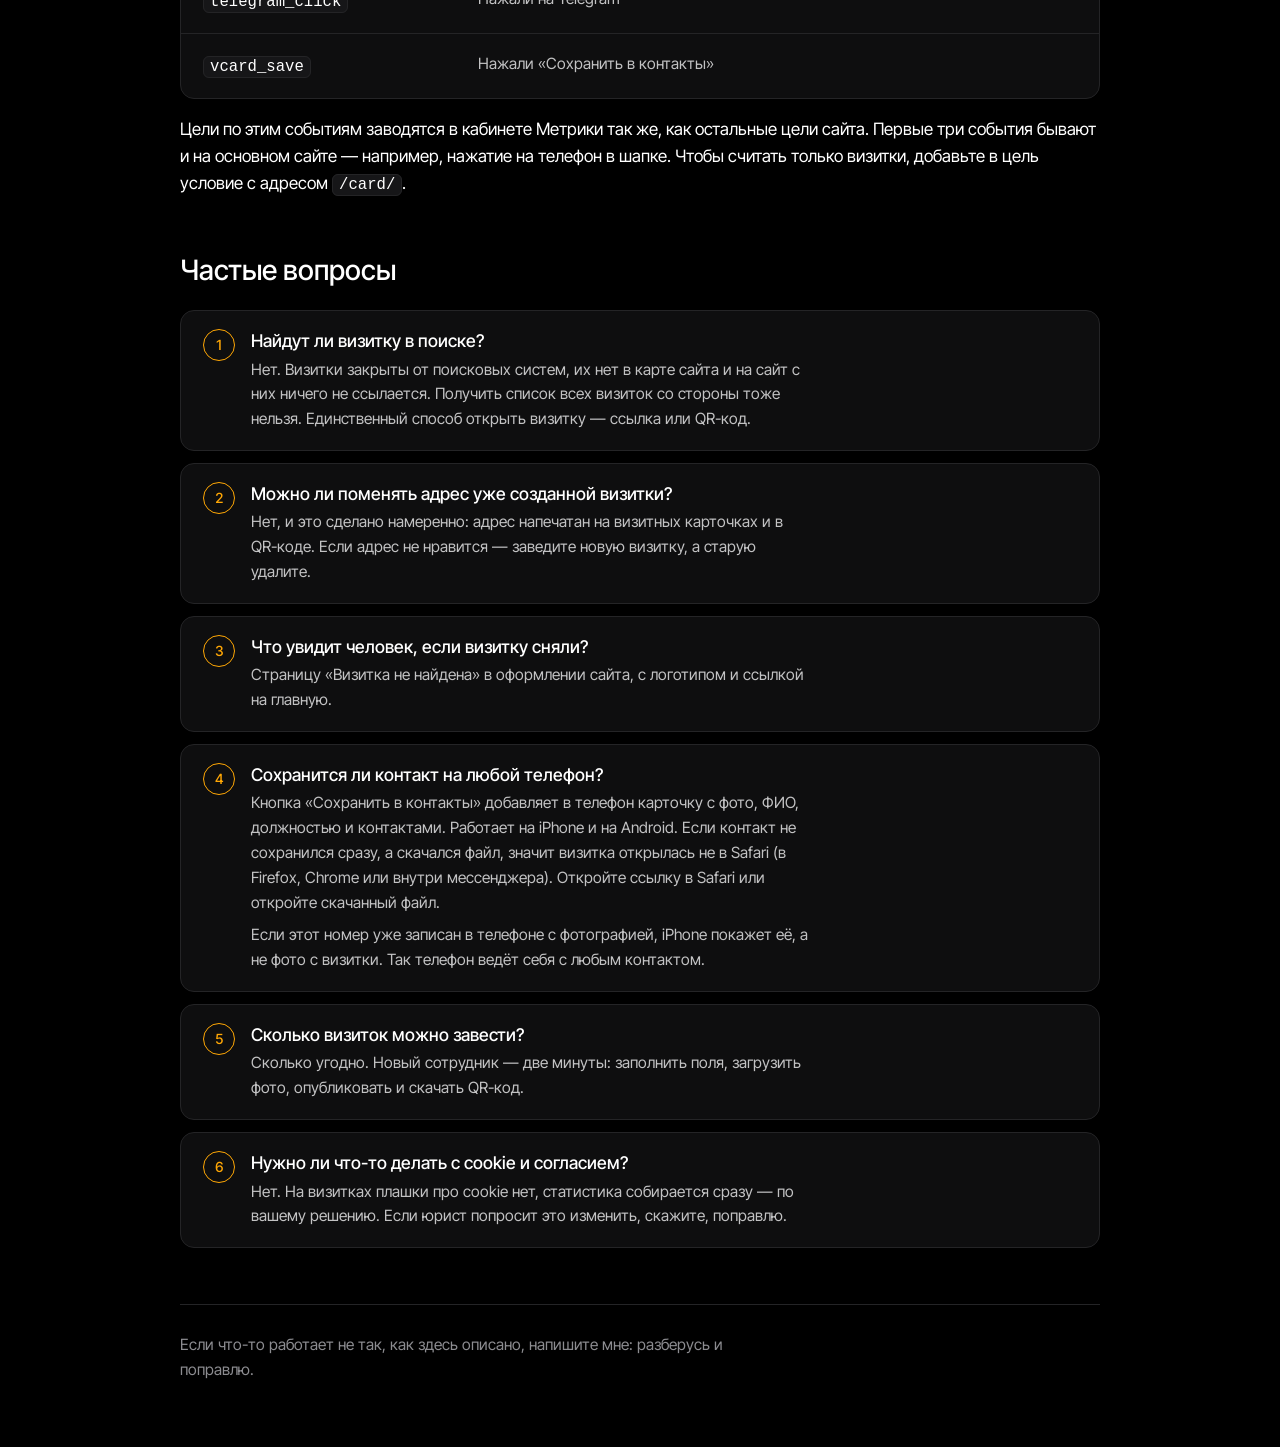
<file: vizitki-instrukciya/index.html>
<!doctype html>
<html lang="ru">
<head>
<meta charset="utf-8">
<meta name="viewport" content="width=device-width, initial-scale=1">
<title>FINIX — как пользоваться визитками</title>
<meta name="description" content="Инструкция: как завести визитку сотрудника, опубликовать, снять, скачать QR-код и смотреть статистику.">
<meta name="robots" content="noindex, nofollow">
<meta name="theme-color" content="#000000">
<meta property="og:title" content="FINIX — как пользоваться визитками">
<meta property="og:description" content="Как завести визитку сотрудника, опубликовать, снять, скачать QR-код и смотреть статистику.">
<meta property="og:type" content="article">
<meta property="og:locale" content="ru_RU">
<link rel="preconnect" href="https://fonts.googleapis.com">
<link rel="preconnect" href="https://fonts.gstatic.com" crossorigin>
<link rel="stylesheet" href="https://fonts.googleapis.com/css2?family=Inter+Tight:wght@400;500&display=swap">
<link rel="stylesheet" href="../assets/style.css">
<style>
  /* В этих плитках не числа, а слова: общий кегль 28px их не вмещает. */
  .tile b{font-size:clamp(16px,2.2vw,22px);overflow-wrap:anywhere}
  /* В общем стиле последняя колонка таблицы — часы: без переносов и по содержимому.
     Здесь в ней текст, поэтому правило снимается, иначе страница едет вбок. */
  .est th:last-child,.est td:last-child{text-align:left;white-space:normal;width:auto}
  .est td:first-child{width:30%;min-width:9ch}
  .est td:first-child .t{margin-bottom:0}
</style>
</head>
<body>

<header class="masthead">
  <div class="wrap">
    <a class="backlink" href="../">← Все документы</a>
    <div class="eyebrow">FINIX · инструкция</div>
    <h1>Как пользоваться визитками</h1>
    <p>У каждого сотрудника своя страница на сайте: фото, ФИО, должность и контакты,
       на которые можно нажать. Визитки заводятся в админке, а открываются только
       по ссылке или QR-коду — на сайте ссылок на них нет, в поиске они не появляются.</p>
  </div>
</header>

<main class="wrap">

  <div class="summary">
    <div class="tile accent"><span>Адрес визитки</span><b>finix.ru/card/…</b></div>
    <div class="tile"><span>Кто заводит</span><b>Администратор</b></div>
    <div class="tile"><span>Время на визитку</span><b>2 минуты</b></div>
  </div>

  <section class="part" id="zavesti">
    <div class="part-head">
      <h2>1. Завести визитку</h2>
      <p class="lead">Раздел «Визитки» в админке. Он виден только администратору.</p>
    </div>

    <ol class="questions">
      <li>
        <span class="t">Нажмите «Создать»</span>
        <div class="d">
          <p>Заполните фамилию, имя и должность, загрузите фото — это обязательные поля.
            Отчество и контакты заполняются по желанию: незаполненный контакт на визитке
            просто не показывается.</p>
        </div>
      </li>
      <li>
        <span class="t">Проверьте, как получилось</span>
        <div class="d">
          <p>Нажмите «Сохранить черновик», затем «Предпросмотр» — откроется страница визитки.
            Пока визитка в черновике, посторонний по ссылке увидит «Визитка не найдена».</p>
        </div>
      </li>
      <li>
        <span class="t">Нажмите «Опубликовать»</span>
        <div class="d">
          <p>С этого момента визитка открывается по своей ссылке и QR-коду.</p>
        </div>
      </li>
    </ol>

    <table class="est">
      <thead>
        <tr><th scope="col">Поле</th><th scope="col">Что учесть</th></tr>
      </thead>
      <tbody>
        <tr>
          <td><span class="t">Адрес визитки</span></td>
          <td><span class="d">Стоит в правой колонке. При создании там уже шесть случайных знаков,
            например <span class="mono">k7mqp3</span> — такой адрес не подобрать, и я советую его
            оставить. Можно вписать свой, например <span class="mono">ek</span>, но понятный адрес
            легко угадывается, и визитку смогут открыть посторонние.
            <b>После первого сохранения адрес не меняется</b> — он зашит в QR-код.</span></td>
        </tr>
        <tr>
          <td><span class="t">Фото</span></td>
          <td><span class="d">Квадратное, на тёмном фоне, лицо по центру: на визитке оно
            обрезается в круг от центра. У вертикального снимка срежутся верх и низ, поэтому
            над головой оставьте запас или заранее вырежьте квадрат. Подходят JPEG, PNG и WebP.</span></td>
        </tr>
        <tr>
          <td><span class="t">Телефон</span></td>
          <td><span class="d">Российский номер в любой записи: <span class="mono">8 900 900-90-90</span>,
            <span class="mono">+7 (900) 900 90 90</span>. На визитке он будет выглядеть как
            <span class="mono">+7(900)900-90-90</span>, а нажатие начнёт звонок.</span></td>
        </tr>
        <tr>
          <td><span class="t">Telegram</span></td>
          <td><span class="d">Имя пользователя: <span class="mono">ignatov_ia</span>,
            <span class="mono">@ignatov_ia</span> или ссылка <span class="mono">t.me/ignatov_ia</span> —
            лишнее админка уберёт сама.</span></td>
        </tr>
      </tbody>
    </table>
  </section>

  <section class="part" id="snyat">
    <div class="part-head">
      <h2>2. Снять, удалить, вернуть</h2>
      <p class="lead">Сотрудник ушёл или визитку удалили по ошибке.</p>
    </div>

    <ol class="questions">
      <li>
        <span class="t">Сотрудник ушёл — «Снять с публикации»</span>
        <div class="d">
          <p>Визитка перестаёт открываться сразу же: и по ссылке, и по QR-коду люди увидят
            «Визитка не найдена». Сама запись остаётся в админке — если сотрудник вернётся,
            достаточно снова нажать «Опубликовать».</p>
        </div>
      </li>
      <li>
        <span class="t">Удалили по ошибке — «Корзина»</span>
        <div class="d">
          <p>Кнопка «Корзина» над списком визиток. Откройте визитку и нажмите «Восстановить»:
            адрес и QR-код останутся прежними, напечатанные визитки не сломаются.</p>
          <p><b>В окне восстановления поставьте галочку «Восстановить как опубликованную версию».</b>
            Без неё визитка вернётся черновиком и по ссылке по-прежнему будет «Визитка не найдена».
            Если забыли — просто нажмите «Опубликовать» после восстановления.</p>
        </div>
      </li>
      <li>
        <span class="t">Удалить навсегда</span>
        <div class="d">
          <p>Из корзины визитку можно удалить окончательно. Тогда её адрес освобождается:
            при желании его можно вписать вручную в новую визитку, и старый QR-код снова
            заработает.</p>
        </div>
      </li>
    </ol>
  </section>

  <section class="part" id="qr">
    <div class="part-head">
      <h2>3. QR-код</h2>
      <p class="lead">После первого сохранения в правой колонке появляются ссылка на визитку
        и две кнопки.</p>
    </div>

    <table class="est">
      <thead>
        <tr><th scope="col">Кнопка</th><th scope="col">Для чего</th></tr>
      </thead>
      <tbody>
        <tr>
          <td><span class="t">Скачать QR-код PNG</span></td>
          <td><span class="d">Картинка для мессенджеров, почты и презентаций.</span></td>
        </tr>
        <tr>
          <td><span class="t">Скачать QR-код SVG</span></td>
          <td><span class="d">Для типографии: печатается любого размера без потери качества —
            от визитной карточки до стенда.</span></td>
        </tr>
      </tbody>
    </table>

    <p class="lead">Ссылка и код начинают работать после публикации визитки. Файл называется
      <span class="mono">finix-card-адрес</span>.</p>
  </section>

  <section class="part" id="metrika">
    <div class="part-head">
      <h2>4. Что видно в Яндекс Метрике</h2>
      <p class="lead">Визитки считает тот же счётчик, что и сайт, причём с первой секунды:
        визит по QR-коду короткий, ждать нельзя.</p>
    </div>

    <p class="lead">Посещения конкретной визитки смотрите в отчёте с условием «адрес страницы
      содержит» и адресом визитки. Чтобы увидеть все визитки сразу, поставьте условие
      «адрес страницы содержит <span class="mono">/card/</span>».</p>

    <table class="est">
      <thead>
        <tr><th scope="col">Событие</th><th scope="col">Когда срабатывает</th></tr>
      </thead>
      <tbody>
        <tr><td><span class="mono">phone_click</span></td><td><span class="d">Нажали на телефон</span></td></tr>
        <tr><td><span class="mono">email_click</span></td><td><span class="d">Нажали на почту</span></td></tr>
        <tr><td><span class="mono">telegram_click</span></td><td><span class="d">Нажали на Telegram</span></td></tr>
        <tr><td><span class="mono">vcard_save</span></td><td><span class="d">Нажали «Сохранить в контакты»</span></td></tr>
      </tbody>
    </table>

    <p class="lead">Цели по этим событиям заводятся в кабинете Метрики так же, как остальные цели
      сайта. Первые три события бывают и на основном сайте — например, нажатие на телефон в шапке.
      Чтобы считать только визитки, добавьте в цель условие с адресом
      <span class="mono">/card/</span>.</p>
  </section>

  <section class="part" id="faq">
    <div class="part-head">
      <h2>Частые вопросы</h2>
    </div>

    <ol class="questions">
      <li>
        <span class="t">Найдут ли визитку в поиске?</span>
        <div class="d">
          <p>Нет. Визитки закрыты от поисковых систем, их нет в карте сайта и на сайт с них
            ничего не ссылается. Получить список всех визиток со стороны тоже нельзя.
            Единственный способ открыть визитку — ссылка или QR-код.</p>
        </div>
      </li>
      <li>
        <span class="t">Можно ли поменять адрес уже созданной визитки?</span>
        <div class="d">
          <p>Нет, и это сделано намеренно: адрес напечатан на визитных карточках и в QR-коде.
            Если адрес не нравится — заведите новую визитку, а старую удалите.</p>
        </div>
      </li>
      <li>
        <span class="t">Что увидит человек, если визитку сняли?</span>
        <div class="d">
          <p>Страницу «Визитка не найдена» в оформлении сайта, с логотипом и ссылкой на главную.</p>
        </div>
      </li>
      <li>
        <span class="t">Сохранится ли контакт на любой телефон?</span>
        <div class="d">
          <p>Кнопка «Сохранить в контакты» добавляет в телефон карточку с фото, ФИО, должностью
            и контактами. Работает на iPhone и на Android. Если контакт не сохранился сразу,
            а скачался файл, значит визитка открылась не в Safari (в Firefox, Chrome или внутри
            мессенджера). Откройте ссылку в Safari или откройте скачанный файл.</p>
          <p>Если этот номер уже записан в телефоне с фотографией, iPhone покажет её,
            а не фото с визитки. Так телефон ведёт себя с любым контактом.</p>
        </div>
      </li>
      <li>
        <span class="t">Сколько визиток можно завести?</span>
        <div class="d">
          <p>Сколько угодно. Новый сотрудник — две минуты: заполнить поля, загрузить фото,
            опубликовать и скачать QR-код.</p>
        </div>
      </li>
      <li>
        <span class="t">Нужно ли что-то делать с cookie и согласием?</span>
        <div class="d">
          <p>Нет. На визитках плашки про cookie нет, статистика собирается сразу — по вашему
            решению. Если юрист попросит это изменить, скажите, поправлю.</p>
        </div>
      </li>
    </ol>
  </section>

  <footer class="foot">
    <p>Если что-то работает не так, как здесь описано, напишите мне: разберусь и поправлю.</p>
  </footer>

</main>

</body>
</html>
</file>
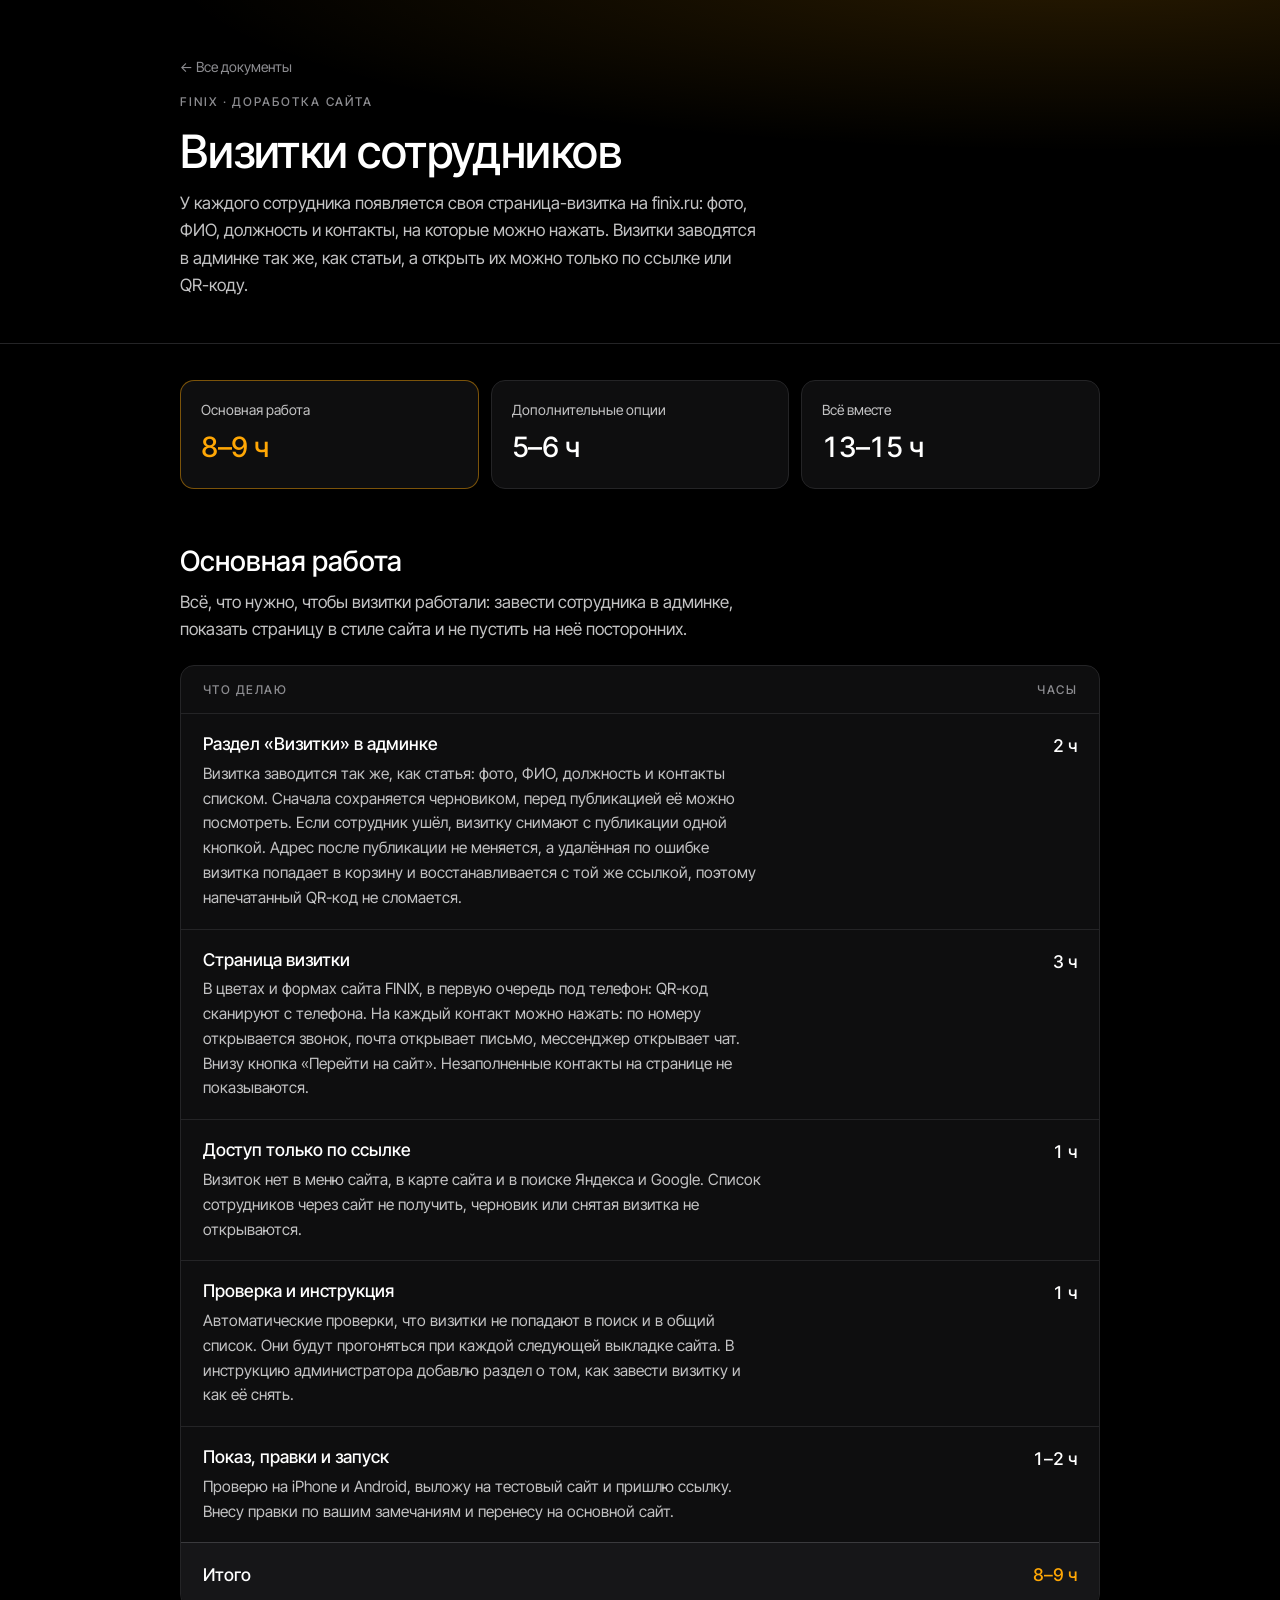
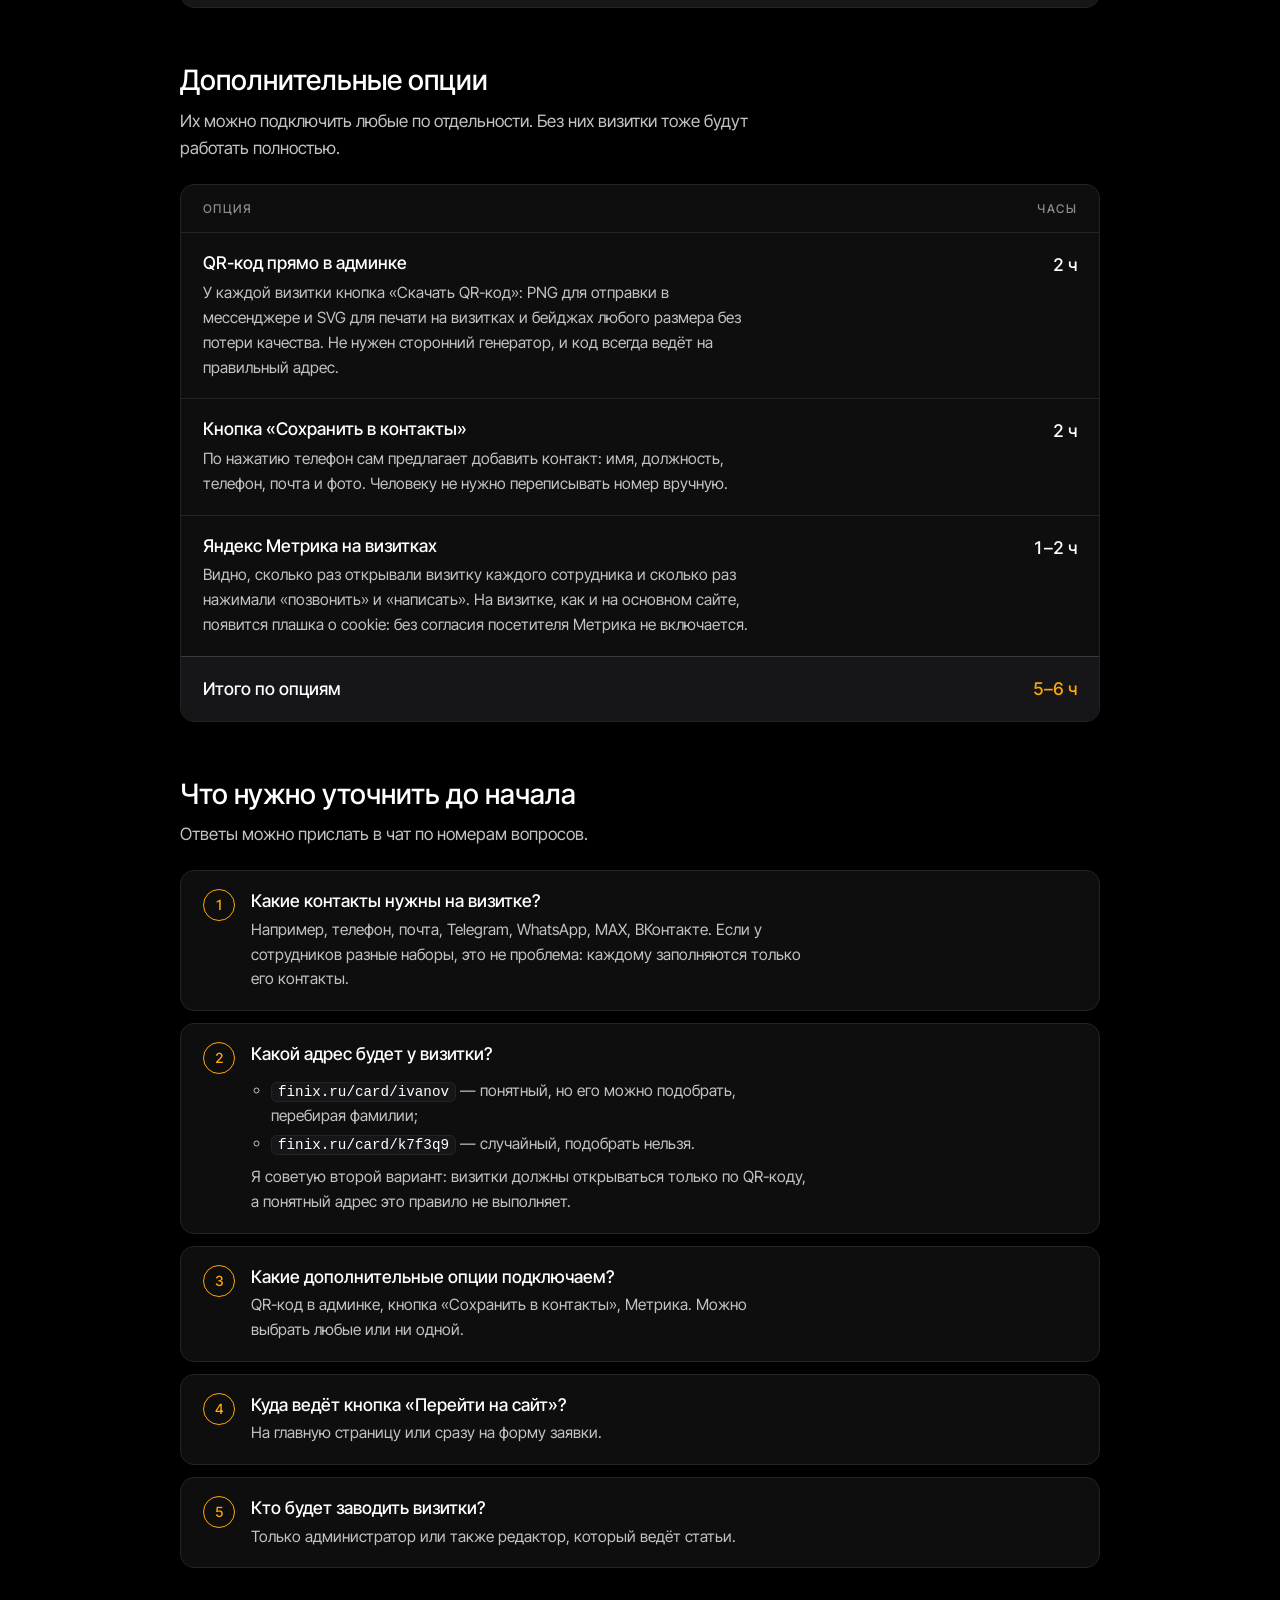
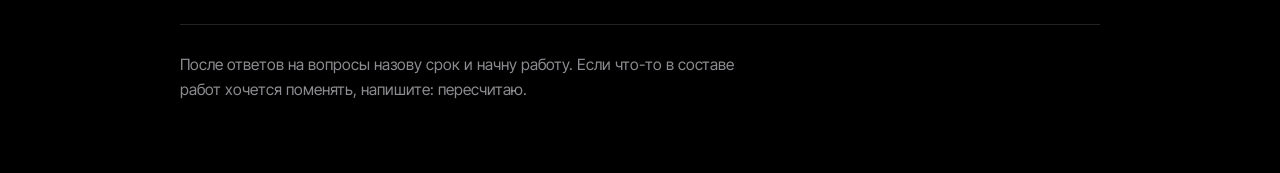
<file: vizitki/index.html>
<!doctype html>
<html lang="ru">
<head>
<meta charset="utf-8">
<meta name="viewport" content="width=device-width, initial-scale=1">
<title>FINIX — визитки сотрудников</title>
<meta name="description" content="Визитки сотрудников на finix.ru: состав работ, дополнительные опции и вопросы до начала.">
<meta name="robots" content="noindex, nofollow">
<meta name="theme-color" content="#000000">
<meta property="og:title" content="FINIX — визитки сотрудников">
<meta property="og:description" content="Основная работа 8–9 часов, дополнительные опции ещё 5–6. Состав работ и вопросы.">
<meta property="og:type" content="article">
<meta property="og:locale" content="ru_RU">
<link rel="preconnect" href="https://fonts.googleapis.com">
<link rel="preconnect" href="https://fonts.gstatic.com" crossorigin>
<link rel="stylesheet" href="https://fonts.googleapis.com/css2?family=Inter+Tight:wght@400;500&display=swap">
<link rel="stylesheet" href="../assets/style.css">
</head>
<body>

<header class="masthead">
  <div class="wrap">
    <a class="backlink" href="../">← Все документы</a>
    <div class="eyebrow">FINIX · доработка сайта</div>
    <h1>Визитки сотрудников</h1>
    <p>У каждого сотрудника появляется своя страница-визитка на finix.ru: фото, ФИО, должность
       и контакты, на которые можно нажать. Визитки заводятся в админке так же, как статьи,
       а открыть их можно только по ссылке или QR-коду.</p>
  </div>
</header>

<main class="wrap">

  <div class="summary">
    <div class="tile accent"><span>Основная работа</span><b>8–9 ч</b></div>
    <div class="tile"><span>Дополнительные опции</span><b>5–6 ч</b></div>
    <div class="tile"><span>Всё вместе</span><b>13–15 ч</b></div>
  </div>

  <section class="part" id="main">
    <div class="part-head">
      <h2>Основная работа</h2>
      <p class="lead">Всё, что нужно, чтобы визитки работали: завести сотрудника в админке,
        показать страницу в стиле сайта и не пустить на неё посторонних.</p>
    </div>

    <table class="est">
      <thead>
        <tr><th scope="col">Что делаю</th><th scope="col">Часы</th></tr>
      </thead>
      <tbody>
        <tr>
          <td>
            <span class="t">Раздел «Визитки» в админке</span>
            <span class="d">Визитка заводится так же, как статья: фото, ФИО, должность и контакты
              списком. Сначала сохраняется черновиком, перед публикацией её можно посмотреть.
              Если сотрудник ушёл, визитку снимают с публикации одной кнопкой. Адрес после
              публикации не меняется, а удалённая по ошибке визитка попадает в корзину
              и восстанавливается с той же ссылкой, поэтому напечатанный QR-код не сломается.</span>
          </td>
          <td class="h">2 ч</td>
        </tr>
        <tr>
          <td>
            <span class="t">Страница визитки</span>
            <span class="d">В цветах и формах сайта FINIX, в первую очередь под телефон: QR-код
              сканируют с телефона. На каждый контакт можно нажать: по номеру открывается звонок, почта
              открывает письмо, мессенджер открывает чат. Внизу кнопка «Перейти на сайт». Незаполненные
              контакты на странице не показываются.</span>
          </td>
          <td class="h">3 ч</td>
        </tr>
        <tr>
          <td>
            <span class="t">Доступ только по ссылке</span>
            <span class="d">Визиток нет в меню сайта, в карте сайта и в поиске Яндекса и Google.
              Список сотрудников через сайт не получить, черновик или снятая визитка
              не открываются.</span>
          </td>
          <td class="h">1 ч</td>
        </tr>
        <tr>
          <td>
            <span class="t">Проверка и инструкция</span>
            <span class="d">Автоматические проверки, что визитки не попадают в поиск и в общий список.
              Они будут прогоняться при каждой следующей выкладке сайта. В инструкцию администратора
              добавлю раздел о том, как завести визитку и как её снять.</span>
          </td>
          <td class="h">1 ч</td>
        </tr>
        <tr>
          <td>
            <span class="t">Показ, правки и запуск</span>
            <span class="d">Проверю на iPhone и Android, выложу на тестовый сайт и пришлю ссылку.
              Внесу правки по вашим замечаниям и перенесу на основной сайт.</span>
          </td>
          <td class="h">1–2 ч</td>
        </tr>
      </tbody>
      <tfoot>
        <tr><td>Итого</td><td>8–9 ч</td></tr>
      </tfoot>
    </table>
  </section>

  <section class="part" id="options">
    <div class="part-head">
      <h2>Дополнительные опции</h2>
      <p class="lead">Их можно подключить любые по отдельности. Без них визитки тоже будут
        работать полностью.</p>
    </div>

    <table class="est">
      <thead>
        <tr><th scope="col">Опция</th><th scope="col">Часы</th></tr>
      </thead>
      <tbody>
        <tr>
          <td>
            <span class="t">QR-код прямо в админке</span>
            <span class="d">У каждой визитки кнопка «Скачать QR-код»: PNG для отправки
              в мессенджере и SVG для печати на визитках и бейджах любого размера без потери
              качества. Не нужен сторонний генератор, и код всегда ведёт на правильный адрес.</span>
          </td>
          <td class="h">2 ч</td>
        </tr>
        <tr>
          <td>
            <span class="t">Кнопка «Сохранить в контакты»</span>
            <span class="d">По нажатию телефон сам предлагает добавить контакт: имя, должность,
              телефон, почта и фото. Человеку не нужно переписывать номер вручную.</span>
          </td>
          <td class="h">2 ч</td>
        </tr>
        <tr>
          <td>
            <span class="t">Яндекс Метрика на визитках</span>
            <span class="d">Видно, сколько раз открывали визитку каждого сотрудника и сколько раз
              нажимали «позвонить» и «написать». На визитке, как и на основном сайте, появится плашка
              о cookie: без согласия посетителя Метрика не включается.</span>
          </td>
          <td class="h">1–2 ч</td>
        </tr>
      </tbody>
      <tfoot>
        <tr><td>Итого по опциям</td><td>5–6 ч</td></tr>
      </tfoot>
    </table>
  </section>

  <section class="part" id="questions">
    <div class="part-head">
      <h2>Что нужно уточнить до начала</h2>
      <p class="lead">Ответы можно прислать в чат по номерам вопросов.</p>
    </div>

    <ol class="questions">
      <li>
        <span class="t">Какие контакты нужны на визитке?</span>
        <div class="d">
          <p>Например, телефон, почта, Telegram, WhatsApp, MAX, ВКонтакте. Если у сотрудников
            разные наборы, это не проблема: каждому заполняются только его контакты.</p>
        </div>
      </li>
      <li>
        <span class="t">Какой адрес будет у визитки?</span>
        <div class="d">
          <ul>
            <li><span class="mono">finix.ru/card/ivanov</span> — понятный, но его можно подобрать,
              перебирая фамилии;</li>
            <li><span class="mono">finix.ru/card/k7f3q9</span> — случайный, подобрать нельзя.</li>
          </ul>
          <p>Я советую второй вариант: визитки должны открываться только по QR-коду, а понятный
            адрес это правило не выполняет.</p>
        </div>
      </li>
      <li>
        <span class="t">Какие дополнительные опции подключаем?</span>
        <div class="d">
          <p>QR-код в админке, кнопка «Сохранить в контакты», Метрика. Можно выбрать любые или
            ни одной.</p>
        </div>
      </li>
      <li>
        <span class="t">Куда ведёт кнопка «Перейти на сайт»?</span>
        <div class="d">
          <p>На главную страницу или сразу на форму заявки.</p>
        </div>
      </li>
      <li>
        <span class="t">Кто будет заводить визитки?</span>
        <div class="d">
          <p>Только администратор или также редактор, который ведёт статьи.</p>
        </div>
      </li>
    </ol>
  </section>

  <footer class="foot">
    <p>После ответов на вопросы назову срок и начну работу. Если что-то в составе работ хочется
      поменять, напишите: пересчитаю.</p>
  </footer>

</main>

</body>
</html>
</file>
<file: assets/style.css>
:root{
  --bg:#000000;
  --surface:#0e0e0f;
  --surface-2:#161618;
  --line:#242426;
  --line-strong:#3a3a3d;
  --ink:#ffffff;
  --ink-soft:#c2c2c3;
  --ink-faint:#8c8c90;
  --accent:#ffa705;
  --accent-hover:#e46622;
  --radius:14px;
  --radius-sm:8px;
  color-scheme:dark;
}

*{box-sizing:border-box}
html{-webkit-text-size-adjust:100%}
body{
  margin:0;
  background:var(--bg);
  color:var(--ink);
  font-family:"Inter Tight","Helvetica Neue",Arial,sans-serif;
  font-size:17px;
  line-height:1.6;
  -webkit-font-smoothing:antialiased;
}
h1,h2,h3{font-weight:500;text-wrap:balance;margin:0}
a{color:var(--accent);text-underline-offset:3px}
a:hover{color:var(--accent-hover)}
a:focus-visible{outline:2px solid var(--accent);outline-offset:3px;border-radius:4px}

.wrap{width:min(920px,100% - 40px);margin-inline:auto}

/* ---------- шапка ---------- */
.masthead{
  padding:56px 0 44px;
  background:radial-gradient(120% 90% at 85% -10%,rgba(255,167,5,.16),transparent 60%);
  border-bottom:1px solid var(--line);
}
.masthead .wrap{display:flex;flex-direction:column;gap:14px}
.eyebrow{
  font-size:12px;font-weight:500;letter-spacing:.16em;text-transform:uppercase;
  color:var(--ink-faint);
}
.masthead h1{font-size:clamp(30px,5vw,46px);line-height:1.1;letter-spacing:-.01em;max-width:20ch}
.masthead p{margin:0;max-width:58ch;color:var(--ink-soft);font-size:17px}
.backlink{font-size:14px;color:var(--ink-faint);text-decoration:none;width:fit-content}
.backlink:hover{color:var(--ink)}

/* ---------- сводка ---------- */
.summary{
  display:grid;grid-template-columns:repeat(3,minmax(0,1fr));gap:12px;
  margin:36px 0 0;
}
.tile{
  background:var(--surface);border:1px solid var(--line);border-radius:var(--radius);
  padding:18px 20px;display:flex;flex-direction:column;gap:4px;
}
.tile span{font-size:14px;color:var(--ink-soft)}
.tile b{font-size:28px;font-weight:500;font-variant-numeric:tabular-nums;letter-spacing:-.01em}
.tile.accent{border-color:rgba(255,167,5,.45)}
.tile.accent b{color:var(--accent)}
@media (max-width:640px){.summary{grid-template-columns:minmax(0,1fr)}}

/* ---------- части ---------- */
.part{margin-top:56px}
.part-head{margin-bottom:22px}
.part-head h2{font-size:clamp(22px,3vw,28px);line-height:1.2}
.part-head .lead{margin:10px 0 0;color:var(--ink-soft);max-width:62ch}

/* ---------- таблица работ ---------- */
.est{
  width:100%;border-collapse:separate;border-spacing:0;
  background:var(--surface);border:1px solid var(--line);border-radius:var(--radius);
  overflow:hidden;
}
.est th{
  text-align:left;font-size:12px;font-weight:500;letter-spacing:.12em;text-transform:uppercase;
  color:var(--ink-faint);padding:14px 22px;border-bottom:1px solid var(--line);
}
.est td{padding:18px 22px;border-bottom:1px solid var(--line);vertical-align:top}
.est tbody tr:last-child td{border-bottom:none}
.est th:last-child,.est td:last-child{
  text-align:right;white-space:nowrap;font-variant-numeric:tabular-nums;width:1%;
}
.est .t{display:block;font-weight:500;font-size:17.5px;line-height:1.35;margin-bottom:6px}
.est .d{display:block;color:var(--ink-soft);font-size:15.5px;max-width:62ch}
.est .h{font-size:17.5px;font-weight:500}
.est tfoot td{
  background:var(--surface-2);border-top:1px solid var(--line-strong);border-bottom:none;
  font-weight:500;font-size:17.5px;
}
.est tfoot td:last-child{color:var(--accent)}
@media (max-width:560px){
  .est th,.est td{padding-inline:16px}
}

/* ---------- вопросы ---------- */
.questions{list-style:none;margin:0;padding:0;counter-reset:q;display:flex;flex-direction:column;gap:12px}
.questions > li{
  counter-increment:q;
  background:var(--surface);border:1px solid var(--line);border-radius:var(--radius);
  padding:18px 22px;display:grid;grid-template-columns:auto minmax(0,1fr);gap:4px 16px;
}
.questions > li::before{
  content:counter(q);grid-row:1 / span 2;
  width:30px;height:30px;border-radius:50%;
  border:1px solid var(--accent);color:var(--accent);
  display:flex;align-items:center;justify-content:center;
  font-size:14px;font-weight:500;font-variant-numeric:tabular-nums;
}
.questions .t{font-weight:500;font-size:17.5px;line-height:1.4;align-self:center}
.questions .d{color:var(--ink-soft);font-size:15.5px;max-width:62ch}
.questions .d p{margin:0}
.questions .d p + p,.questions .d ul + p{margin-top:8px}
.questions .d ul{margin:8px 0 0;padding-left:20px;display:flex;flex-direction:column;gap:4px}
.mono{
  font-family:ui-monospace,SFMono-Regular,Menlo,monospace;font-size:.92em;
  background:var(--surface-2);border:1px solid var(--line);padding:1px 6px;border-radius:6px;
  color:var(--ink);white-space:nowrap;
}

/* ---------- список документов ---------- */
.doc-list{list-style:none;margin:36px 0 0;padding:0;display:flex;flex-direction:column;gap:12px}
.doc-item{
  background:var(--surface);border:1px solid var(--line);border-radius:var(--radius);
  transition:border-color .15s ease;
}
.doc-item:hover{border-color:var(--line-strong)}
.doc-item a{
  display:grid;grid-template-columns:minmax(0,1fr) auto;gap:6px 18px;
  padding:20px 22px;text-decoration:none;color:inherit;align-items:center;
}
.doc-name{font-size:19px;font-weight:500;line-height:1.3}
.doc-descr{grid-column:1;color:var(--ink-soft);font-size:15.5px;max-width:60ch}
.doc-meta{
  grid-column:1;font-size:12px;font-weight:500;letter-spacing:.1em;
  text-transform:uppercase;color:var(--ink-faint);margin-top:2px;
}
.doc-go{grid-row:1 / span 3;grid-column:2;color:var(--accent);font-size:15px;white-space:nowrap}
@media (max-width:560px){
  .doc-item a{grid-template-columns:minmax(0,1fr)}
  .doc-go{grid-row:auto;grid-column:1}
}

/* ---------- подвал ---------- */
.foot{margin-top:56px;border-top:1px solid var(--line);padding:28px 0 64px;color:var(--ink-faint);font-size:15.5px}
.foot p{margin:0 0 6px;max-width:62ch}

@media print{
  :root{--bg:#fff;--surface:#fff;--surface-2:#f4f4f4;--line:#ddd;--line-strong:#bbb;--ink:#000;--ink-soft:#333;--ink-faint:#666;--accent:#b36b00}
  .masthead{background:none}
  .est,.questions li,.tile{break-inside:avoid}
}
@media (prefers-reduced-motion: reduce){
  *{transition:none!important}
}
</file>
